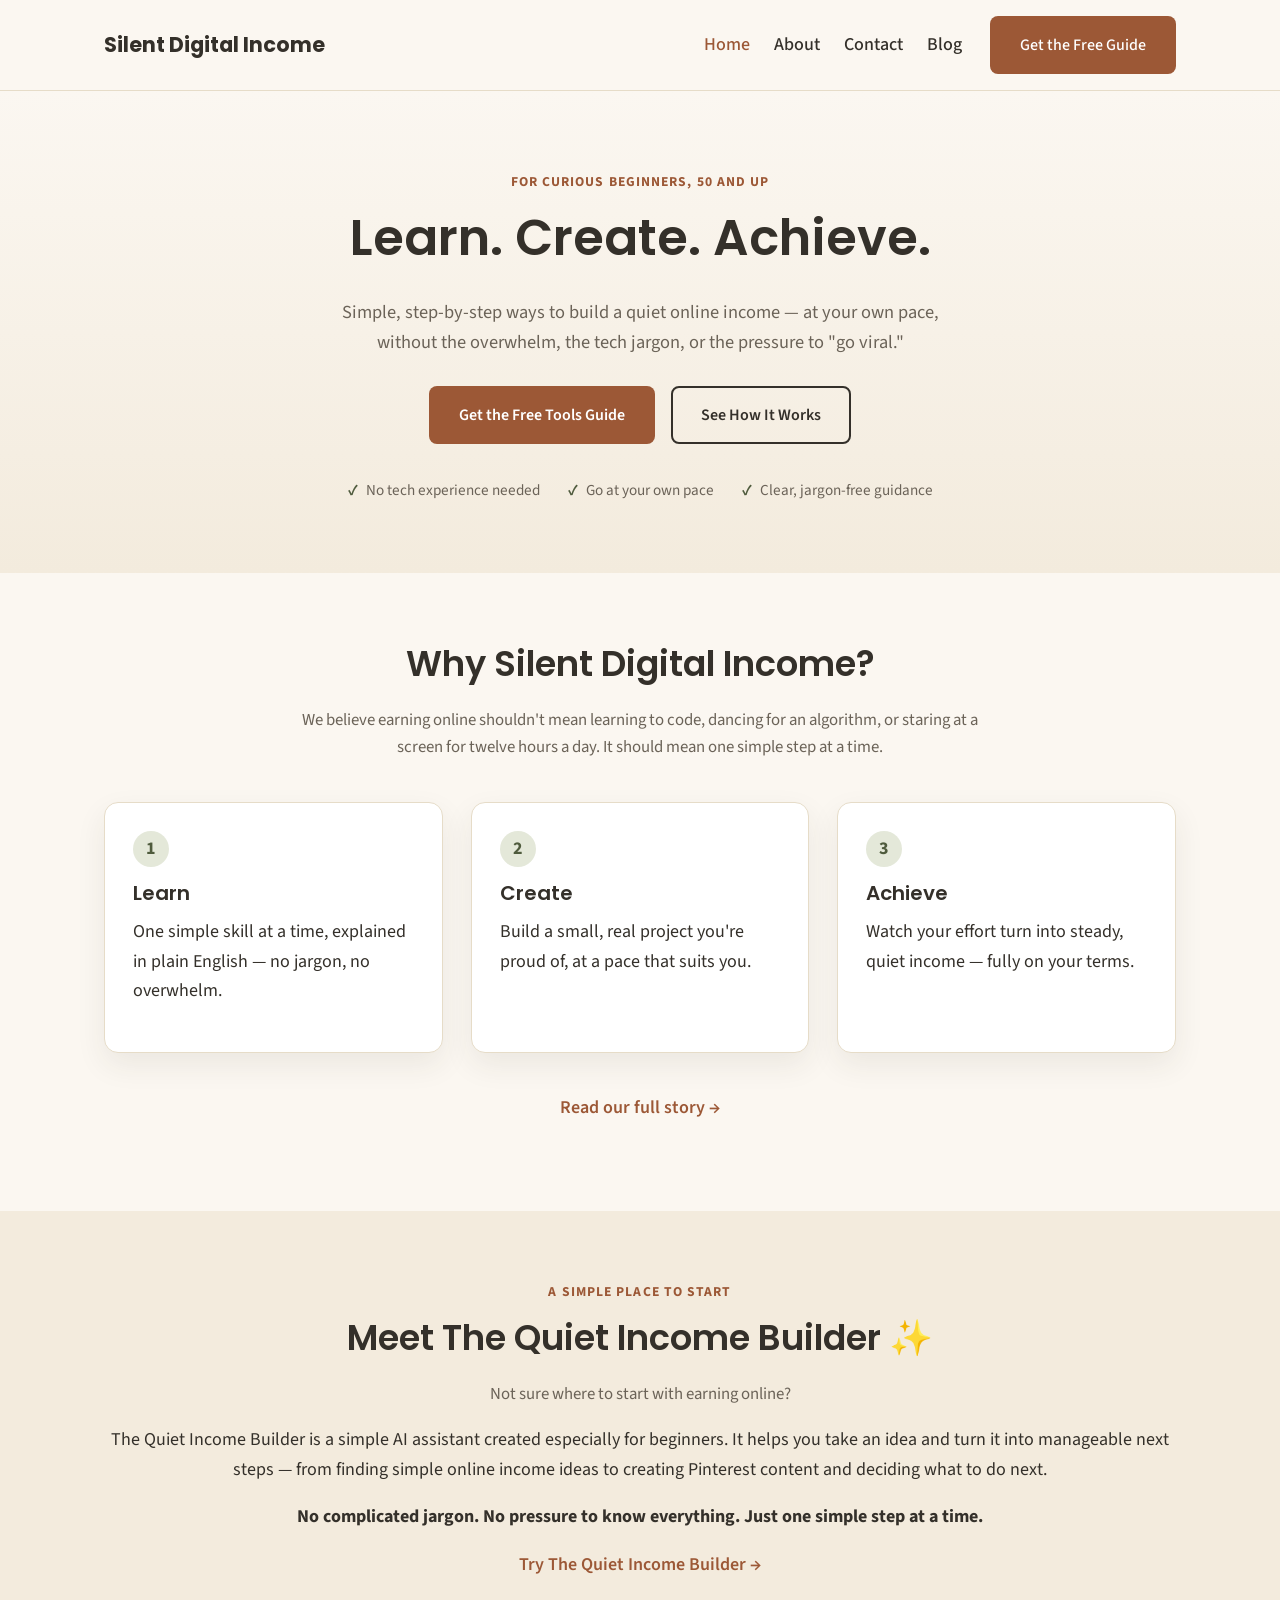
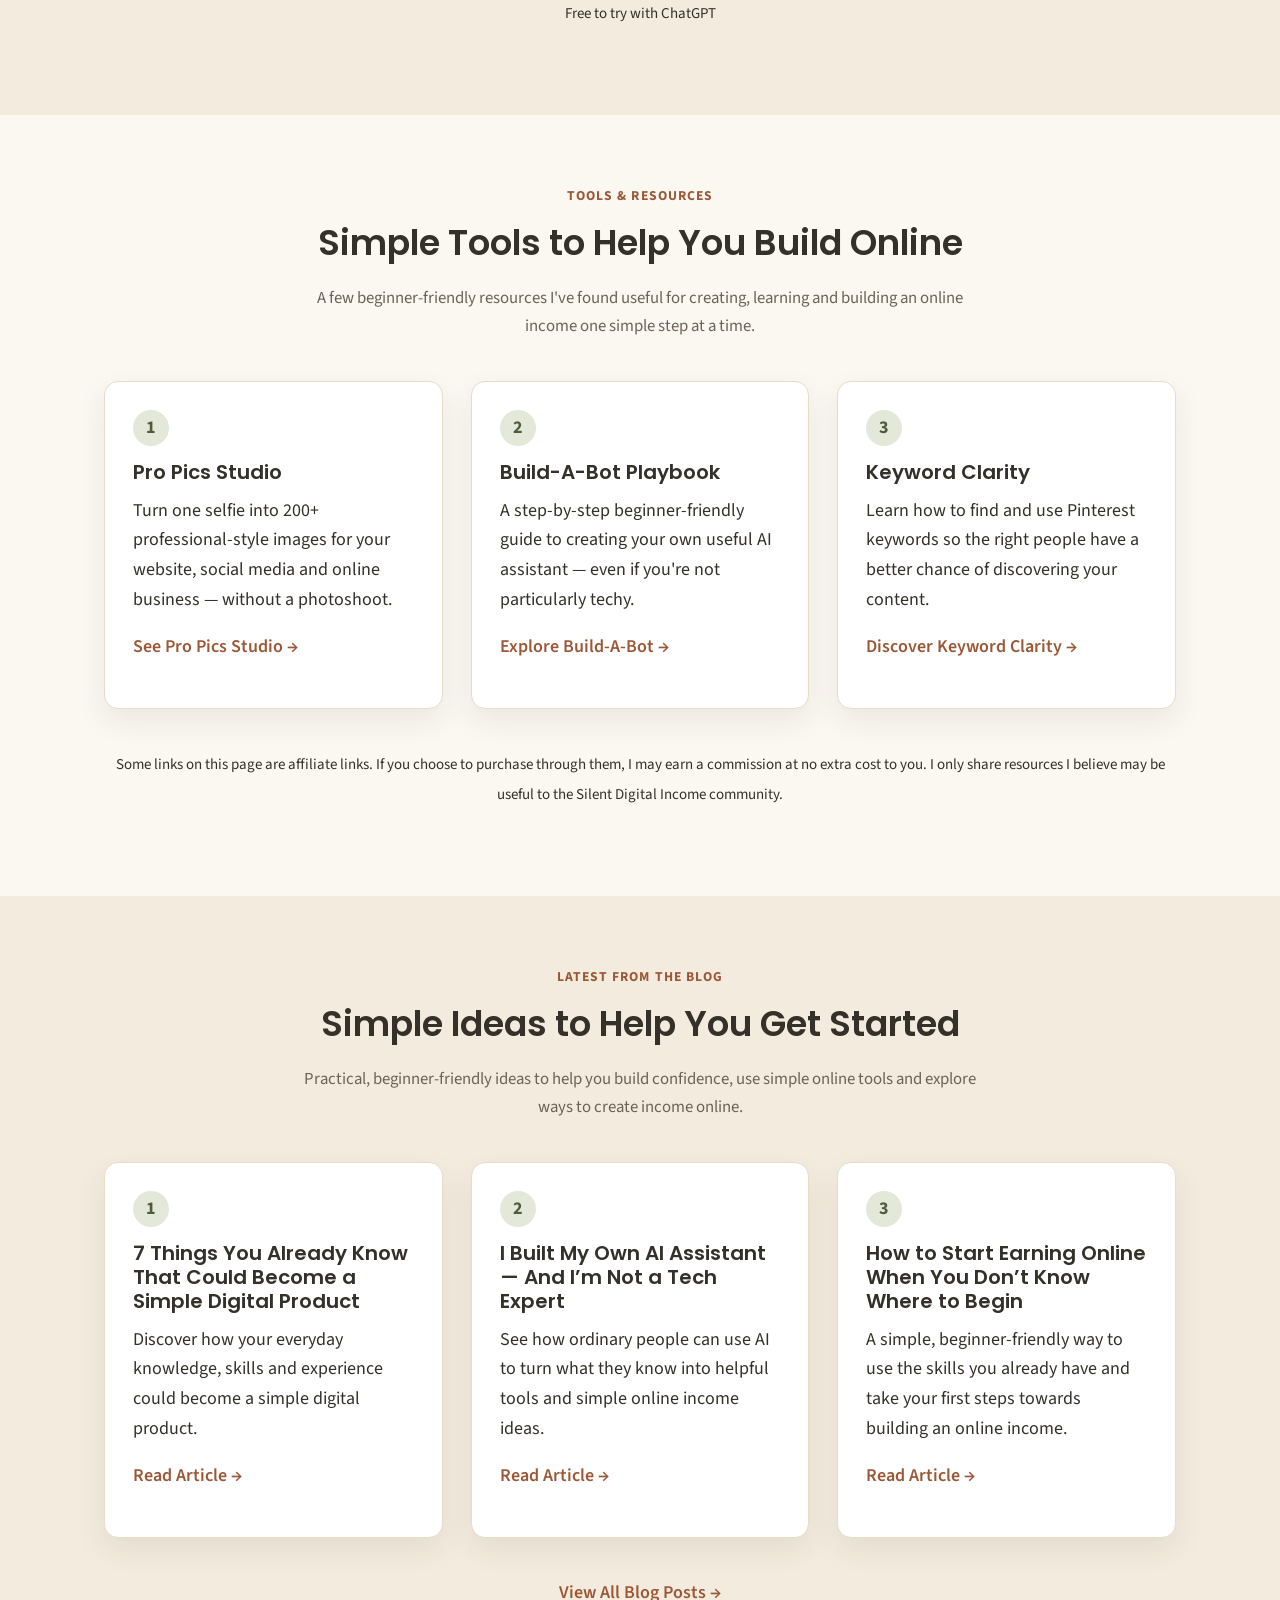
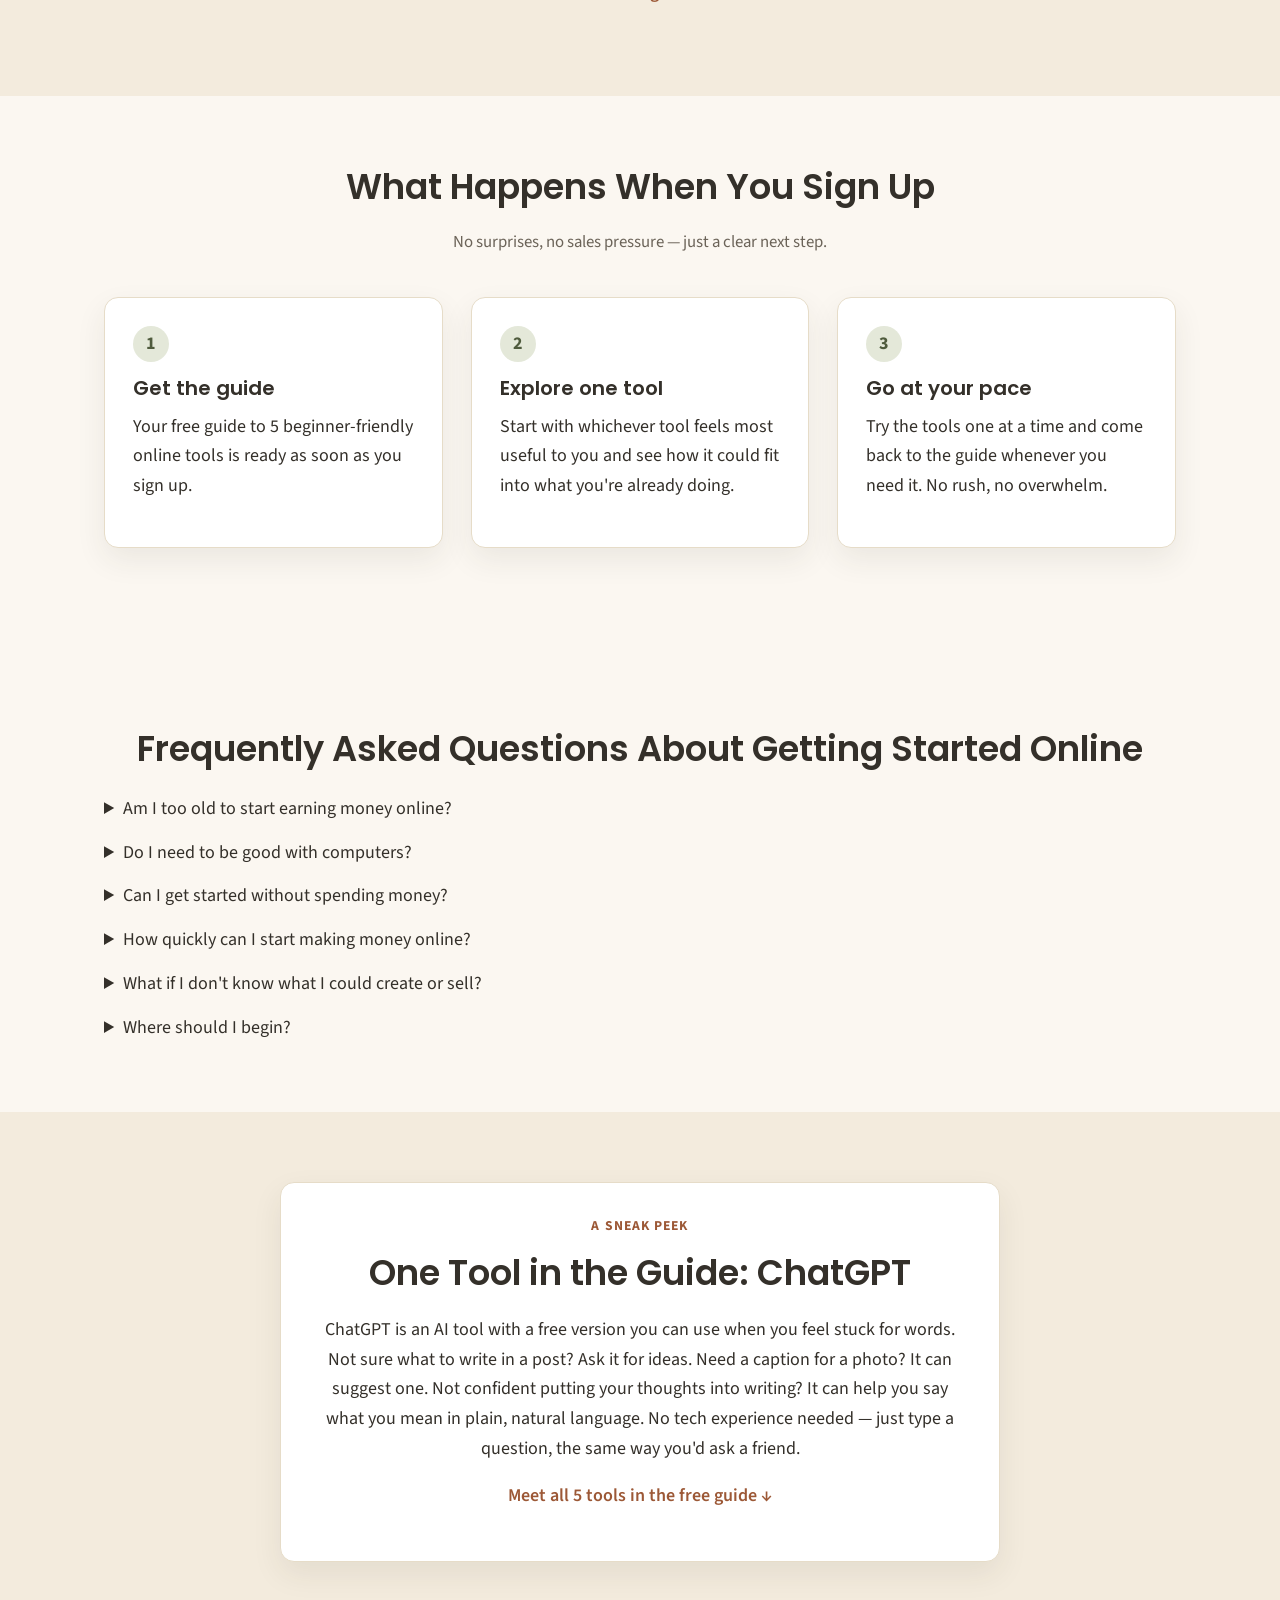
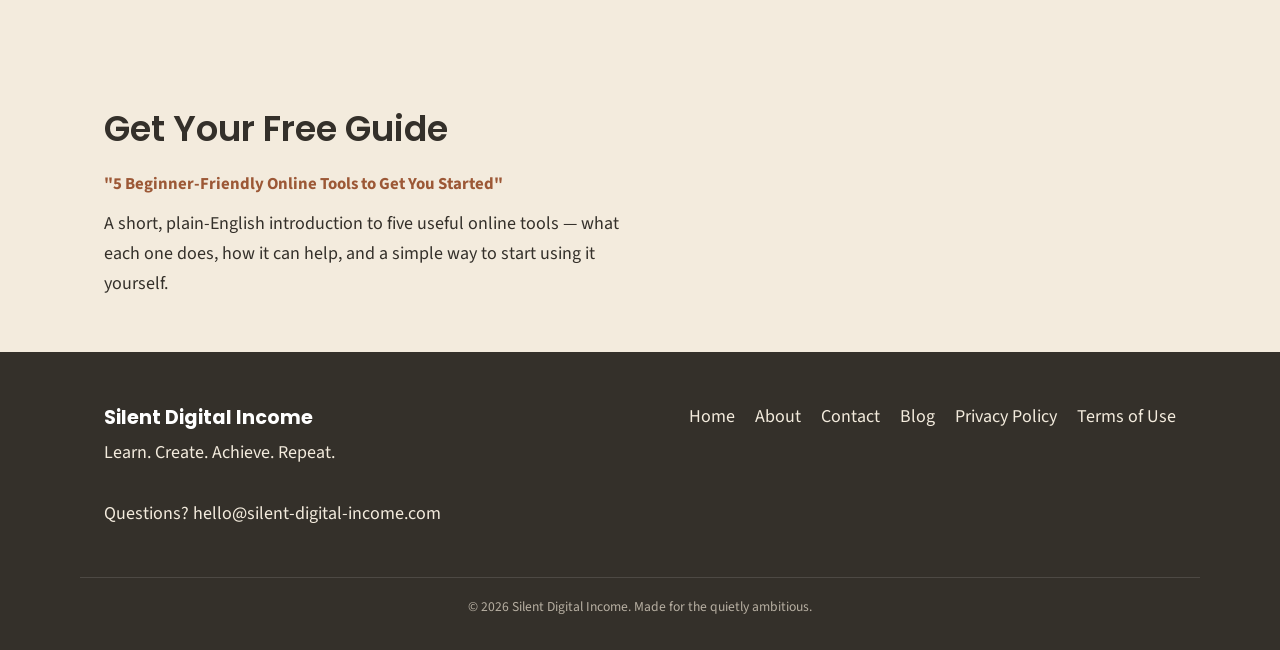
<file: index.html>
<!DOCTYPE html>
<html lang="en">
<head>
  <meta charset="UTF-8">
  <meta name="viewport" content="width=device-width, initial-scale=1.0">
  <title>Silent Digital Income | Learn. Create. Achieve.</title>
  <meta name="description" content="Simple, step-by-step ways to build an online income for beginners 50+. No tech overwhelm, no jargon, no pressure to be online 24/7.">
  <meta name="theme-color" content="#FBF7F1">
  <link rel="icon" type="image/svg+xml" href="assets/favicon.svg">
  <link rel="preconnect" href="https://fonts.googleapis.com">
  <link rel="preconnect" href="https://fonts.gstatic.com" crossorigin>
  <link href="https://fonts.googleapis.com/css2?family=Poppins:wght@600;700&family=Source+Sans+3:wght@400;600;700&display=swap" rel="stylesheet">
  <link rel="stylesheet" href="css/styles.css">

<script type="application/ld+json">
{
  "@context": "https://schema.org",
  "@graph": [
    {
      "@type": "Organization",
      "@id": "https://silent-digital-income.com/#organization",
      "name": "Silent Digital Income",
      "url": "https://silent-digital-income.com/"
    },
    {
      "@type": "WebSite",
      "@id": "https://silent-digital-income.com/#website",
      "name": "Silent Digital Income",
      "url": "https://silent-digital-income.com/",
      "description": "Simple, step-by-step guidance to help beginners aged 50 and over explore online income opportunities.",
      "publisher": {
        "@id": "https://silent-digital-income.com/#organization"
      }
    }
  ]
}
</script>

</head>
<body>
  <a class="skip-link" href="#main">Skip to main content</a>

  <header class="site-header">
    <div class="container header-inner">
      <a href="index.html" class="logo">Silent Digital Income</a>
      <button class="nav-toggle" id="navToggle" aria-expanded="false" aria-controls="primaryNav">
        <span class="sr-only">Menu</span>
        <span class="nav-toggle-bar"></span>
        <span class="nav-toggle-bar"></span>
        <span class="nav-toggle-bar"></span>
      </button>
      <nav class="primary-nav" id="primaryNav">
        <ul>
          <li><a href="index.html" aria-current="page">Home</a></li>
          <li><a href="about.html">About</a></li>
          <li><a href="contact.html">Contact</a></li>
          <li><a href="https://go.silent-digital-income.com/blog">Blog</a></li>
        </ul>
        <a class="btn btn-primary nav-cta" href="#signup">Get the Free Guide</a>
      </nav>
    </div>
  </header>

  <main id="main">
    <section class="hero" id="hero">
      <div class="container hero-inner">
        <p class="eyebrow">For curious beginners, 50 and up</p>
        <h1>Learn. Create. Achieve.</h1>
        <p class="hero-subtitle">Simple, step-by-step ways to build a quiet online income — at your own pace, without the overwhelm, the tech jargon, or the pressure to "go viral."</p>
        <div class="hero-actions">
          <a href="#signup" class="btn btn-primary">Get the Free Tools Guide</a>
          <a href="#how-it-works" class="btn btn-secondary">See How It Works</a>
        </div>
        <ul class="hero-trust">
          <li>No tech experience needed</li>
          <li>Go at your own pace</li>
          <li>Clear, jargon-free guidance</li>
        </ul>
      </div>
    </section>

    <section class="section about-teaser text-center" id="story">
      <div class="container">
        <h2>Why Silent Digital Income?</h2>
        <p class="section-intro">We believe earning online shouldn't mean learning to code, dancing for an algorithm, or staring at a screen for twelve hours a day. It should mean one simple step at a time.</p>
        <div class="pillars">
          <div class="pillar">
            <span class="pillar-number">1</span>
            <h3>Learn</h3>
            <p>One simple skill at a time, explained in plain English — no jargon, no overwhelm.</p>
          </div>
          <div class="pillar">
            <span class="pillar-number">2</span>
            <h3>Create</h3>
            <p>Build a small, real project you're proud of, at a pace that suits you.</p>
          </div>
          <div class="pillar">
            <span class="pillar-number">3</span>
            <h3>Achieve</h3>
            <p>Watch your effort turn into steady, quiet income — fully on your terms.</p>
          </div>
        </div>
        <p class="section-cta"><a href="about.html">Read our full story &rarr;</a></p>
      </div>
    </section>

<section class="section bg-soft" id="quiet-income-builder">
  <div class="container">
    <div class="text-center">
      <p class="eyebrow">A Simple Place to Start</p>
      <h2>Meet The Quiet Income Builder ✨</h2>
      <p class="section-intro">
        Not sure where to start with earning online?
      </p>
      <p>
        The Quiet Income Builder is a simple AI assistant created especially for beginners.
        It helps you take an idea and turn it into manageable next steps — from finding
        simple online income ideas to creating Pinterest content and deciding what to do next.
      </p>
      <p>
        <strong>No complicated jargon. No pressure to know everything. Just one simple step at a time.</strong>
      </p>
      <p class="section-cta">
        <a href="https://chatgpt.com/g/g-69c8449a840c819183344edd99641327-the-quiet-income-builder"
           target="_blank"
           rel="noopener noreferrer">
          Try The Quiet Income Builder &rarr;
        </a>
      </p>
      <p><small>Free to try with ChatGPT</small></p>
    </div>
  </div>
</section>

<section class="section" id="tools-resources">
  <div class="container">
    <div class="text-center">
      <p class="eyebrow">Tools &amp; Resources</p>
      <h2>Simple Tools to Help You Build Online</h2>
      <p class="section-intro">
        A few beginner-friendly resources I've found useful for creating,
        learning and building an online income one simple step at a time.
      </p>
    </div>

    <div class="pillars">

      <div class="pillar">
        <span class="pillar-number">1</span>
        <h3>Pro Pics Studio</h3>
        <p>
          Turn one selfie into 200+ professional-style images for your
          website, social media and online business — without a photoshoot.
        </p>
        <p class="section-cta">
          <a href="https://introvertapproved.thrivecart.com/pro-pics-studio/?affiliate=karenspence"
             target="_blank"
             rel="noopener sponsored">
            See Pro Pics Studio &rarr;
          </a>
        </p>
      </div>

      <div class="pillar">
        <span class="pillar-number">2</span>
        <h3>Build-A-Bot Playbook</h3>
        <p>
          A step-by-step beginner-friendly guide to creating your own
          useful AI assistant — even if you're not particularly techy.
        </p>
        <p class="section-cta">
          <a href="https://introvertapproved.thrivecart.com/build-a-bot/?affiliate=karenspence"
             target="_blank"
             rel="noopener sponsored">
            Explore Build-A-Bot &rarr;
          </a>
        </p>
      </div>

      <div class="pillar">
        <span class="pillar-number">3</span>
        <h3>Keyword Clarity</h3>
        <p>
          Learn how to find and use Pinterest keywords so the right people
          have a better chance of discovering your content.
        </p>
        <p class="section-cta">
          <a href="https://lifebydesign.thrivecart.com/keyword-clarity/?affiliate=karenspence"
             target="_blank"
             rel="noopener sponsored">
            Discover Keyword Clarity &rarr;
          </a>
        </p>
      </div>

    </div>

    <div class="text-center">
      <p>
        <small>
          Some links on this page are affiliate links. If you choose to
          purchase through them, I may earn a commission at no extra cost
          to you. I only share resources I believe may be useful to the
          Silent Digital Income community.
        </small>
      </p>
    </div>
  </div>
</section>
    
    <section class="section bg-soft" id="latest-blog">
  <div class="container">
    <div class="text-center">
      <p class="eyebrow">Latest From the Blog</p>
      <h2>Simple Ideas to Help You Get Started</h2>
      <p class="section-intro">
        Practical, beginner-friendly ideas to help you build confidence, use simple online tools and explore ways to create income online.
      </p>
    </div>

    <div class="pillars">
      <div class="pillar">
        <span class="pillar-number">1</span>
        <h3>7 Things You Already Know That Could Become a Simple Digital Product</h3>
        <p>
          Discover how your everyday knowledge, skills and experience could become a simple digital product.
        </p>
        <p class="section-cta">
          <a href="https://go.silent-digital-income.com/post/digital-product-ideas-from-what-you-know">Read Article &rarr;</a>
        </p>
      </div>

      <div class="pillar">
        <span class="pillar-number">2</span>
        <h3>I Built My Own AI Assistant &mdash; And I&rsquo;m Not a Tech Expert</h3>
        <p>
          See how ordinary people can use AI to turn what they know into helpful tools and simple online income ideas.
        </p>
        <p class="section-cta">
          <a href="https://go.silent-digital-income.com/post/build-ai-tools-online-income-beginners">Read Article &rarr;</a>
        </p>
      </div>

    <div class="pillar">
  <span class="pillar-number">3</span>
  <h3>How to Start Earning Online When You Don&rsquo;t Know Where to Begin</h3>
  <p>
    A simple, beginner-friendly way to use the skills you already have and take your first steps towards building an online income.
  </p>
  <p class="section-cta">
    <a href="https://go.silent-digital-income.com/post/how-to-start-earning-online-when-you-dont-know-where-to-begin">Read Article &rarr;</a>
  </p>
</div>
      </div>
    <p class="section-cta text-center">
      <a href="https://go.silent-digital-income.com/blog">View All Blog Posts &rarr;</a>
    </p>
  </div>
</section>
    <section class="section text-center" id="how-it-works">
      <div class="container">
        <h2>What Happens When You Sign Up</h2>
        <p class="section-intro">No surprises, no sales pressure — just a clear next step.</p>
        <div class="pillars">
          <div class="pillar">
            <span class="pillar-number">1</span>
            <h3>Get the guide</h3>
            <p>Your free guide to 5 beginner-friendly online tools is ready as soon as you sign up.</p>
          </div>
          <div class="pillar">
            <span class="pillar-number">2</span>
            <h3>Explore one tool</h3>
            <p>Start with whichever tool feels most useful to you and see how it could fit into what you're already doing.</p>
          </div>
          <div class="pillar">
            <span class="pillar-number">3</span>
            <h3>Go at your pace</h3>
            <p>Try the tools one at a time and come back to the guide whenever you need it. No rush, no overwhelm.</p>
          </div>
        </div>
      </div>
    </section>

    <!-- Stage 3C: Beginner FAQ -->
    <section class="section" id="beginner-faq">
      <div class="container">
        <div class="text-center">
          <h2>Frequently Asked Questions About Getting Started Online</h2>
        </div>

        <div class="faq-list">
          <details>
            <summary>Am I too old to start earning money online?</summary>
            <p>Absolutely not. You don't need to be in your twenties or have grown up with technology to learn something new. Your life experience, interests and skills can all be useful starting points. Silent Digital Income is designed especially for beginners aged 50 and over who want to explore what's possible at their own pace.</p>
          </details>

          <details>
            <summary>Do I need to be good with computers?</summary>
            <p>No. You don't need to know how to code, build websites or use complicated software. Start with one simple tool, learn what it does and practise at a pace that feels comfortable. Confidence comes with experience, not from knowing everything on day one.</p>
          </details>

          <details>
            <summary>Can I get started without spending money?</summary>
            <p>Yes. There are free tools and resources you can use to explore ideas and learn basic skills before deciding whether to spend anything. You don't need to buy expensive courses or software just to begin. Some tools have optional paid features, but there's no need to rush into them.</p>
          </details>

          <details>
            <summary>How quickly can I start making money online?</summary>
            <p>There's no guaranteed timescale. Learning a skill, creating something useful and finding people who want it can take time. Some ideas may never generate income, so it's best to approach this as a learning journey rather than a promise of quick earnings.</p>
          </details>

          <details>
            <summary>What if I don't know what I could create or sell?</summary>
            <p>That's a common place to start. Think about the things you've learned through work, hobbies or everyday life. A useful checklist, simple guide or digital resource might grow from something you already know. You can explore ideas without committing to a business straight away.</p>
          </details>

          <details>
            <summary>Where should I begin?</summary>
            <p>Start small. Our free guide introduces five beginner-friendly online tools, with plain-English explanations to help you explore one at a time. You can also read our beginner articles and discover ideas that suit your interests and confidence level.</p>
          </details>
        </div>
      </div>
    </section>
    <!-- End Stage 3C FAQ -->


    <section class="section bg-soft" id="idea-preview">
      <div class="container">
        <div class="idea-card">
          <p class="eyebrow">A Sneak Peek</p>
          <h2>One Tool in the Guide: ChatGPT</h2>
          <p>ChatGPT is an AI tool with a free version you can use when you feel stuck for words. Not sure what to write in a post? Ask it for ideas. Need a caption for a photo? It can suggest one. Not confident putting your thoughts into writing? It can help you say what you mean in plain, natural language. No tech experience needed — just type a question, the same way you'd ask a friend.</p>
          <p class="section-cta"><a href="#signup">Meet all 5 tools in the free guide &darr;</a></p>
        </div>
      </div>
    </section>

    <section class="section signup-section" id="signup">
      <div class="container signup-inner">
        <div class="signup-copy">
          <h2>Get Your Free Guide</h2>
          <p class="signup-subhead">"5 Beginner-Friendly Online Tools to Get You Started"</p>
          <p>A short, plain-English introduction to five useful online tools — what each one does, how it can help, and a simple way to start using it yourself.</p>
        </div>
        <div class="signup-form-embed">
          <iframe
              src="https://api.leadconnectorhq.com/widget/form/SDHvS4PBsEBFGrGhrzK3"
              style="width:100%;height:100%;border:none;border-radius:8px"
              id="inline-SDHvS4PBsEBFGrGhrzK3"
              data-layout="{'id':'INLINE'}"
              data-trigger-type="alwaysShow"
              data-trigger-value=""
              data-activation-type="alwaysActivated"
              data-activation-value=""
              data-deactivation-type="neverDeactivate"
              data-deactivation-value=""
              data-form-name="SDI - Free Guide Signup"
              data-height="433"
              data-layout-iframe-id="inline-SDHvS4PBsEBFGrGhrzK3"
              data-form-id="SDHvS4PBsEBFGrGhrzK3"
              title="SDI - Free Guide Signup"
          >
          </iframe>
          <script src="https://link.msgsndr.com/js/form_embed.js"></script>
        </div>
      </div>
    </section>
  </main>

  <footer class="site-footer">
    <div class="container footer-inner">
      <div class="footer-brand">
        <p class="footer-logo">Silent Digital Income</p>
        <p class="footer-tagline">Learn. Create. Achieve. Repeat.</p>
      </div>
      <nav class="footer-nav" aria-label="Footer">
        <a href="index.html">Home</a>
        <a href="about.html">About</a>
        <a href="contact.html">Contact</a>
        <a href="https://go.silent-digital-income.com/blog">Blog</a>
        <a href="privacy.html">Privacy Policy</a>
        <a href="terms.html">Terms of Use</a>
      </nav>
      <div class="footer-contact">
        <p>Questions? <a href="mailto:hello@silent-digital-income.com">hello@silent-digital-income.com</a></p>
      </div>
    </div>
    <div class="container footer-bottom">
      <p>&copy; <span id="year"></span> Silent Digital Income. Made for the quietly ambitious.</p>
    </div>
  </footer>

  <script src="js/main.js"></script>
</body>
</html>
</file>
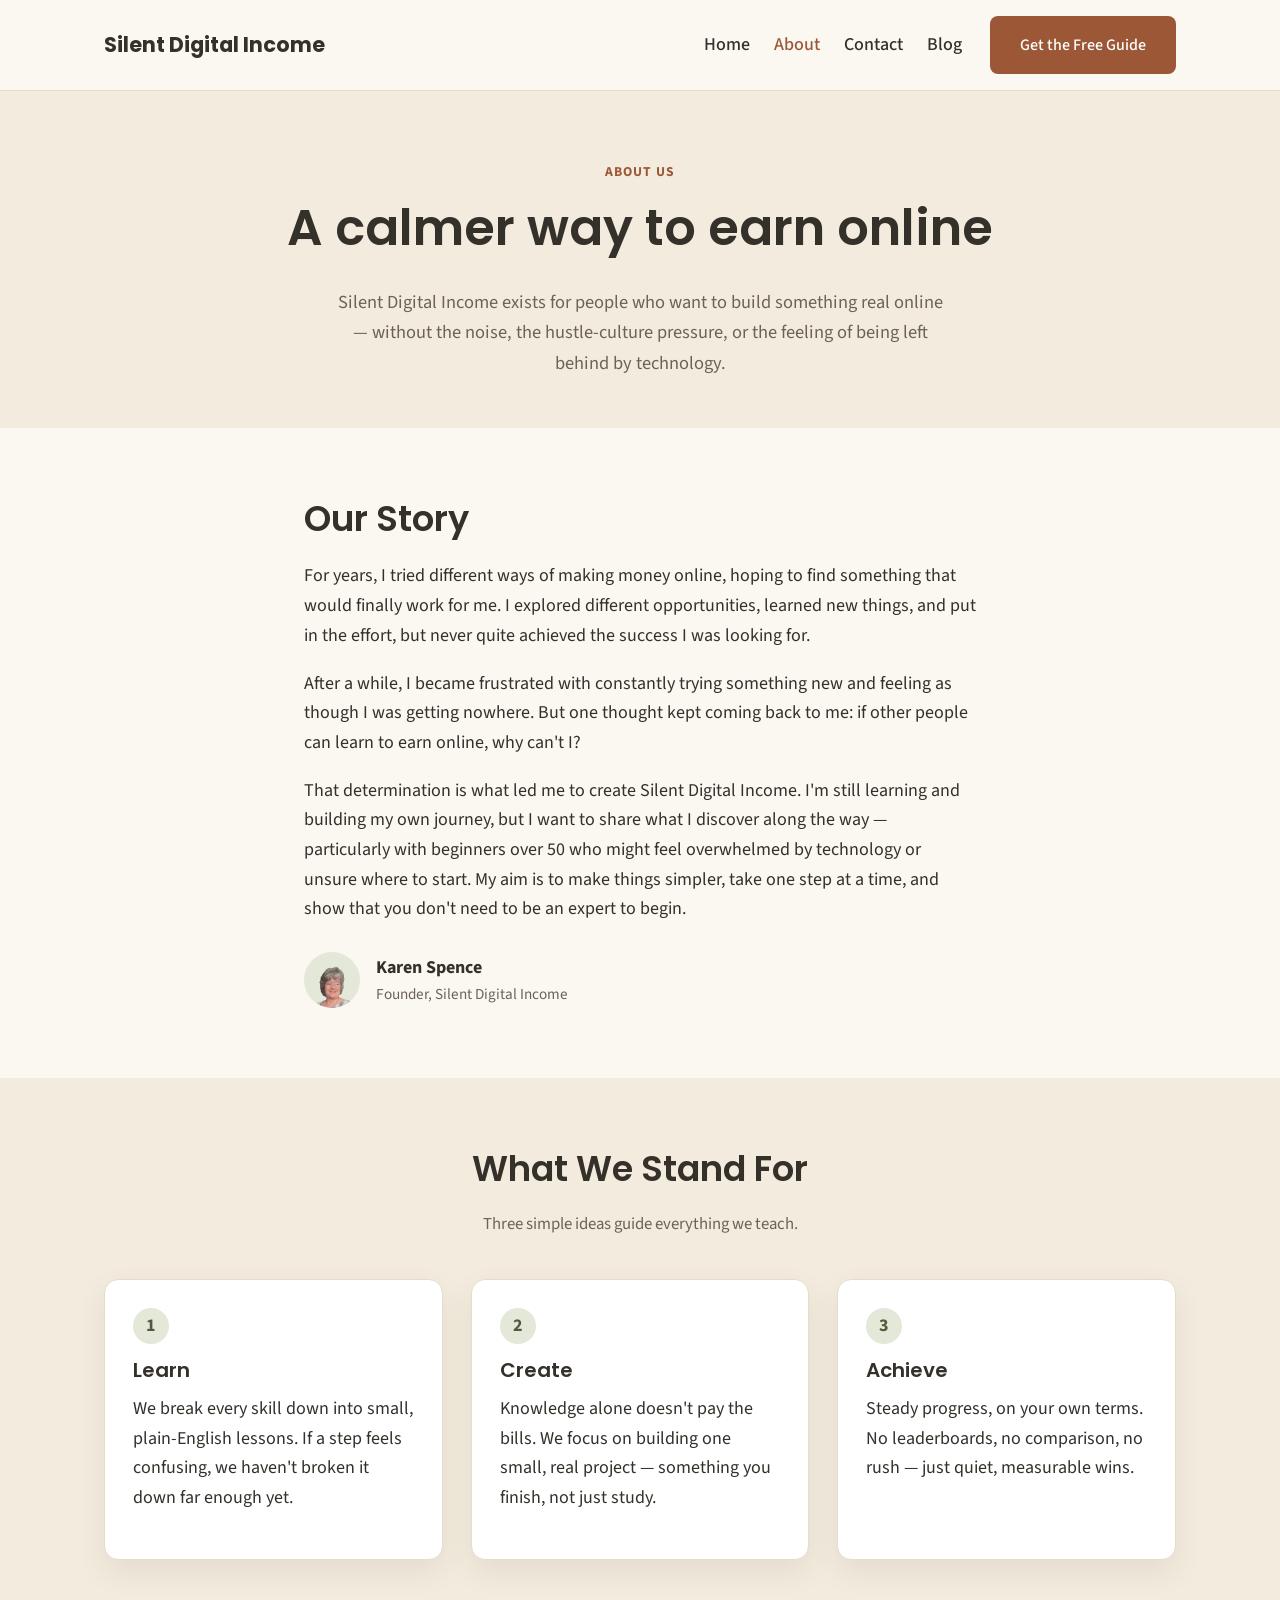
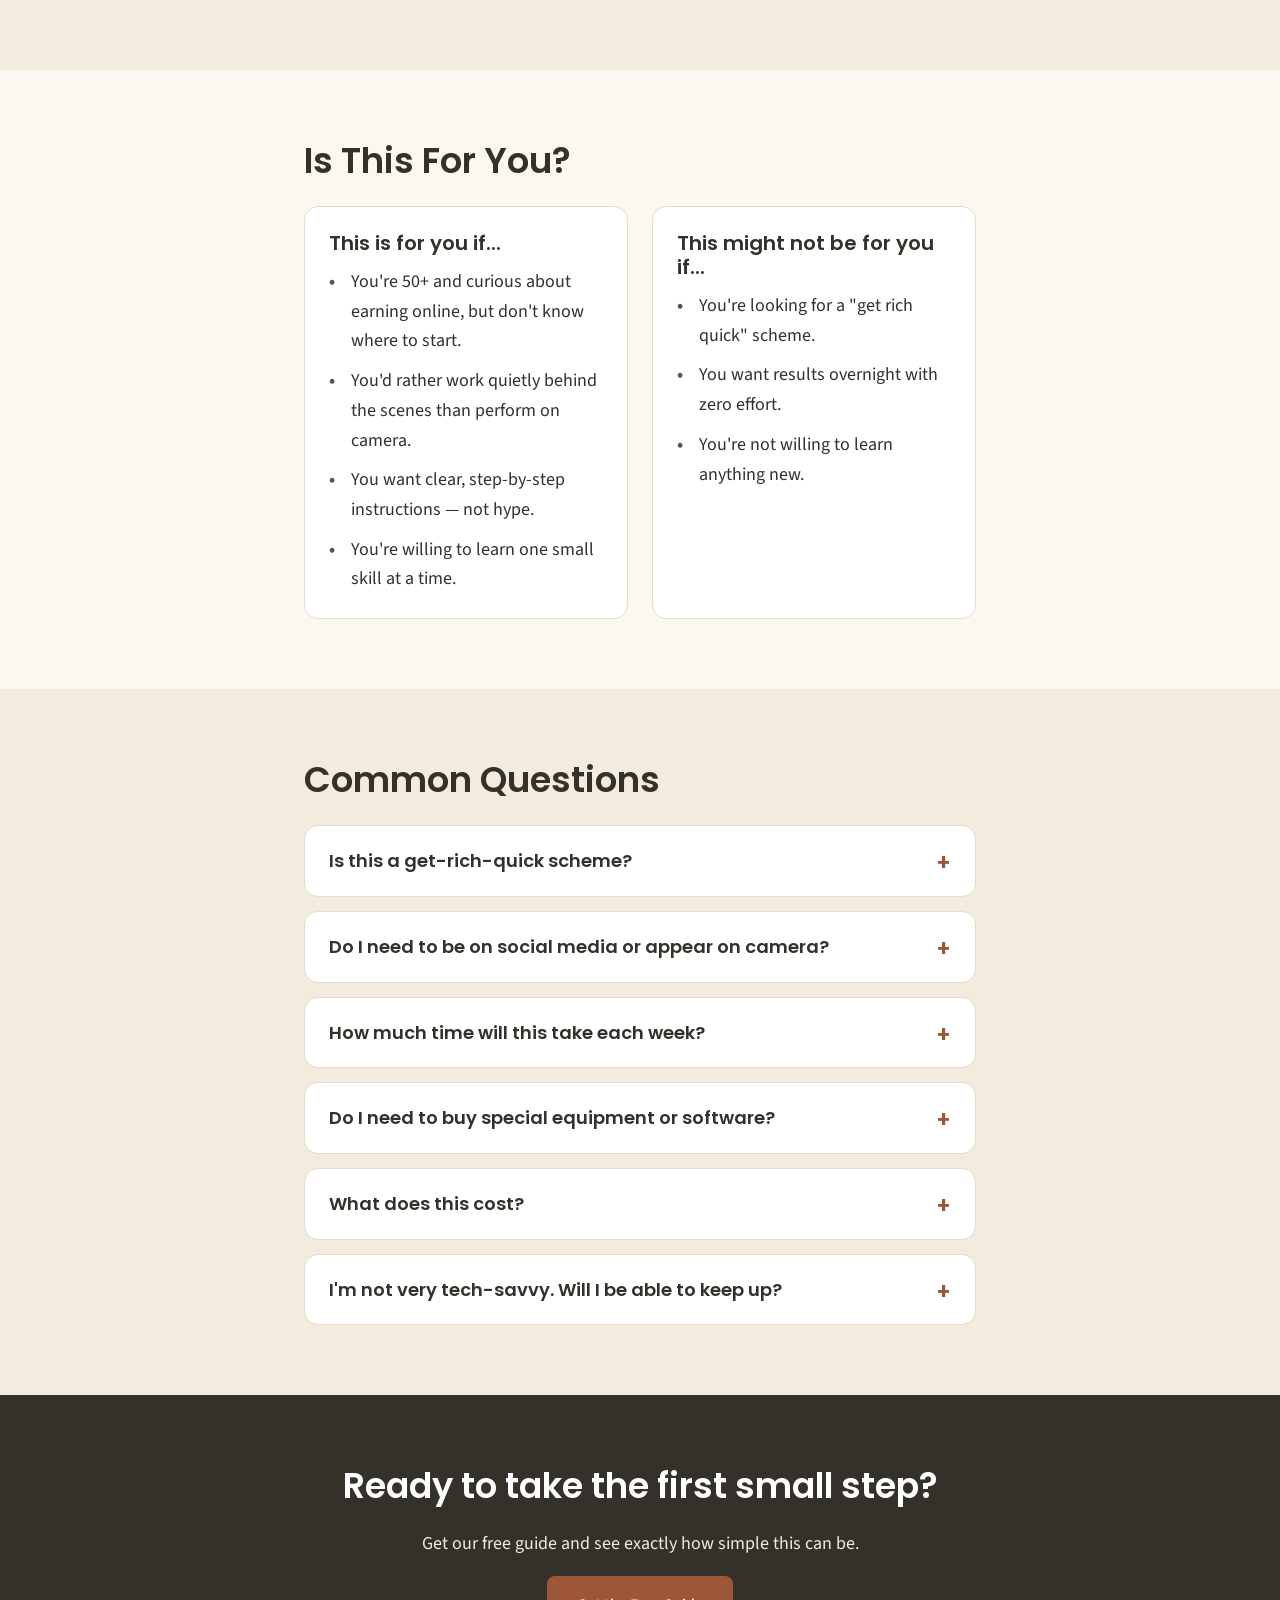
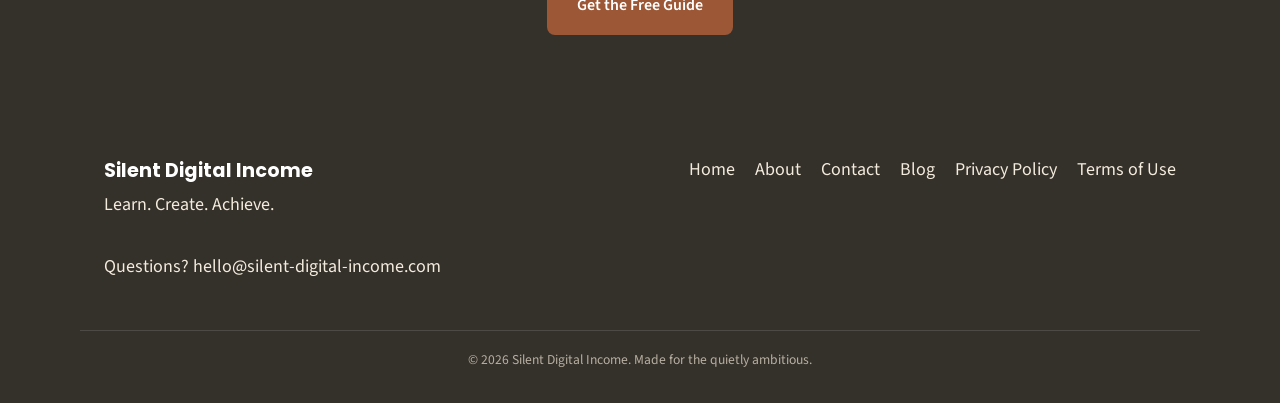
<file: about.html>
<!DOCTYPE html>
<html lang="en">
<head>
  <meta charset="UTF-8">
  <meta name="viewport" content="width=device-width, initial-scale=1.0">
  <title>About | Silent Digital Income</title>
  <meta name="description" content="Silent Digital Income helps beginners 50+ learn simple, realistic ways to earn online — without overwhelm, hype, or pressure to perform on social media.">
  <meta name="theme-color" content="#FBF7F1">
  <link rel="icon" type="image/svg+xml" href="assets/favicon.svg">
  <link rel="preconnect" href="https://fonts.googleapis.com">
  <link rel="preconnect" href="https://fonts.gstatic.com" crossorigin>
  <link href="https://fonts.googleapis.com/css2?family=Poppins:wght@600;700&family=Source+Sans+3:wght@400;600;700&display=swap" rel="stylesheet">
  <link rel="stylesheet" href="css/styles.css">


<script type="application/ld+json">
{
  "@context": "https://schema.org",
  "@graph": [
    {
      "@type": "AboutPage",
      "@id": "https://silent-digital-income.com/about.html#webpage",
      "url": "https://silent-digital-income.com/about.html",
      "name": "About | Silent Digital Income",
      "description": "Learn about Silent Digital Income, its founder Karen Spence, and its beginner-friendly approach to learning how to earn online.",
      "isPartOf": {
        "@id": "https://silent-digital-income.com/#website"
      },
      "about": {
        "@id": "https://silent-digital-income.com/#organization"
      }
    },
    {
      "@type": "Person",
      "@id": "https://silent-digital-income.com/about.html#founder",
      "name": "Karen Spence",
      "jobTitle": "Founder",
      "worksFor": {
       "@type": "Organization",
  "@id": "https://silent-digital-income.com/#organization"
      }
    }
  ]
}
</script>

</head>
<body>
  <a class="skip-link" href="#main">Skip to main content</a>

  <header class="site-header">
    <div class="container header-inner">
      <a href="index.html" class="logo">Silent Digital Income</a>
      <button class="nav-toggle" id="navToggle" aria-expanded="false" aria-controls="primaryNav">
        <span class="sr-only">Menu</span>
        <span class="nav-toggle-bar"></span>
        <span class="nav-toggle-bar"></span>
        <span class="nav-toggle-bar"></span>
      </button>
      <nav class="primary-nav" id="primaryNav">
        <ul>
          <li><a href="index.html">Home</a></li>
          <li><a href="about.html" aria-current="page">About</a></li>
          <li><a href="contact.html">Contact</a></li>
          <li><a href="https://go.silent-digital-income.com/blog">Blog</a></li>
        </ul>
        <a class="btn btn-primary nav-cta" href="index.html#signup">Get the Free Guide</a>
      </nav>
    </div>
  </header>

  <main id="main">
    <section class="page-hero">
      <div class="container">
        <p class="eyebrow">About Us</p>
        <h1>A calmer way to earn online</h1>
        <p class="hero-subtitle">Silent Digital Income exists for people who want to build something real online — without the noise, the hustle-culture pressure, or the feeling of being left behind by technology.</p>
      </div>
    </section>

    <section class="section">
      <div class="container narrow">
        <h2>Our Story</h2>
       
<p>For years, I tried different ways of making money online, hoping to find something that would finally work for me. I explored different opportunities, learned new things, and put in the effort, but never quite achieved the success I was looking for.</p>
<p>After a while, I became frustrated with constantly trying something new and feeling as though I was getting nowhere. But one thought kept coming back to me: if other people can learn to earn online, why can't I?</p>
<p>That determination is what led me to create Silent Digital Income. I'm still learning and building my own journey, but I want to share what I discover along the way — particularly with beginners over 50 who might feel overwhelmed by technology or unsure where to start. My aim is to make things simpler, take one step at a time, and show that you don't need to be an expert to begin.</p>
  
   
        <div class="founder-signature">
         
<div class="founder-avatar">
  <img src="assets/Karen No Background Jul 23.png" alt="Karen Spence, founder of Silent Digital Income" style="width:100%; height:100%; object-fit:cover; border-radius:50%;">
</div>

          <div>
            <p class="founder-name">Karen Spence</p>
            <p class="founder-role">Founder, Silent Digital Income</p>
          </div>
        </div>
      </div>
    </section>

    <section class="section bg-soft text-center">
      <div class="container">
        <h2>What We Stand For</h2>
        <p class="section-intro">Three simple ideas guide everything we teach.</p>
        <div class="pillars">
          <div class="pillar">
            <span class="pillar-number">1</span>
            <h3>Learn</h3>
            <p>We break every skill down into small, plain-English lessons. If a step feels confusing, we haven't broken it down far enough yet.</p>
          </div>
          <div class="pillar">
            <span class="pillar-number">2</span>
            <h3>Create</h3>
            <p>Knowledge alone doesn't pay the bills. We focus on building one small, real project — something you finish, not just study.</p>
          </div>
          <div class="pillar">
            <span class="pillar-number">3</span>
            <h3>Achieve</h3>
            <p>Steady progress, on your own terms. No leaderboards, no comparison, no rush — just quiet, measurable wins.</p>
          </div>
        </div>
      </div>
    </section>

    <section class="section">
      <div class="container narrow">
        <h2>Is This For You?</h2>
        <div class="fit-grid">
          <div class="fit-card">
            <h3>This is for you if...</h3>
            <ul>
              <li>You're 50+ and curious about earning online, but don't know where to start.</li>
              <li>You'd rather work quietly behind the scenes than perform on camera.</li>
              <li>You want clear, step-by-step instructions — not hype.</li>
              <li>You're willing to learn one small skill at a time.</li>
            </ul>
          </div>
          <div class="fit-card">
            <h3>This might not be for you if...</h3>
            <ul>
              <li>You're looking for a "get rich quick" scheme.</li>
              <li>You want results overnight with zero effort.</li>
              <li>You're not willing to learn anything new.</li>
            </ul>
          </div>
        </div>
      </div>
    </section>

    <section class="section bg-soft">
      <div class="container narrow">
        <h2>Common Questions</h2>
        <div class="faq-list">
          <details class="faq-item">
            <summary>Is this a get-rich-quick scheme?</summary>
            <p>No. There's no recruiting, no "buy in," and no guaranteed income claims — because nobody can honestly promise those. We teach realistic skills that take time and effort, the same as any new skill worth having.</p>
          </details>
          <details class="faq-item">
            <summary>Do I need to be on social media or appear on camera?</summary>
            <p>No. Every idea we teach can be done without a public profile, a following, or showing your face. Plenty of online income doesn't require any of that.</p>
          </details>
          <details class="faq-item">
            <summary>How much time will this take each week?</summary>
            <p>As much or as little as you have. We focus on small steps you can fit around your life, not a rigid schedule you have to keep up with.</p>
          </details>
          <details class="faq-item">
            <summary>Do I need to buy special equipment or software?</summary>
            <p>No. Everything we teach starts with what you likely already have: a computer or tablet and an internet connection.</p>
          </details>
          <details class="faq-item">
            <summary>What does this cost?</summary>
            <p>The starter guide is completely free. If we ever offer something paid down the road, we'll always say so clearly, upfront — never a surprise charge.</p>
          </details>
          <details class="faq-item">
            <summary>I'm not very tech-savvy. Will I be able to keep up?</summary>
            <p>Yes. Everything is explained in plain English, one small step at a time, with no assumed experience. If a step feels confusing, that's on us to fix, not on you.</p>
          </details>
        </div>
      </div>
    </section>

    <section class="section cta-banner">
      <div class="container">
        <h2>Ready to take the first small step?</h2>
        <p>Get our free guide and see exactly how simple this can be.</p>
        <a href="index.html#signup" class="btn btn-primary">Get the Free Guide</a>
      </div>
    </section>
  </main>

  <footer class="site-footer">
    <div class="container footer-inner">
      <div class="footer-brand">
        <p class="footer-logo">Silent Digital Income</p>
        <p class="footer-tagline">Learn. Create. Achieve.</p>
      </div>
      <nav class="footer-nav" aria-label="Footer">
        <a href="index.html">Home</a>
        <a href="about.html">About</a>
        <a href="contact.html">Contact</a>
        <a href="https://go.silent-digital-income.com/blog">Blog</a>
        <a href="privacy.html">Privacy Policy</a>
        <a href="terms.html">Terms of Use</a>
      </nav>
      <div class="footer-contact">
        <p>Questions? <a href="mailto:hello@silent-digital-income.com">hello@silent-digital-income.com</a></p>
      </div>
    </div>
    <div class="container footer-bottom">
      <p>&copy; <span id="year"></span> Silent Digital Income. Made for the quietly ambitious.</p>
    </div>
  </footer>

  <script src="js/main.js"></script>
</body>
</html>
</file>
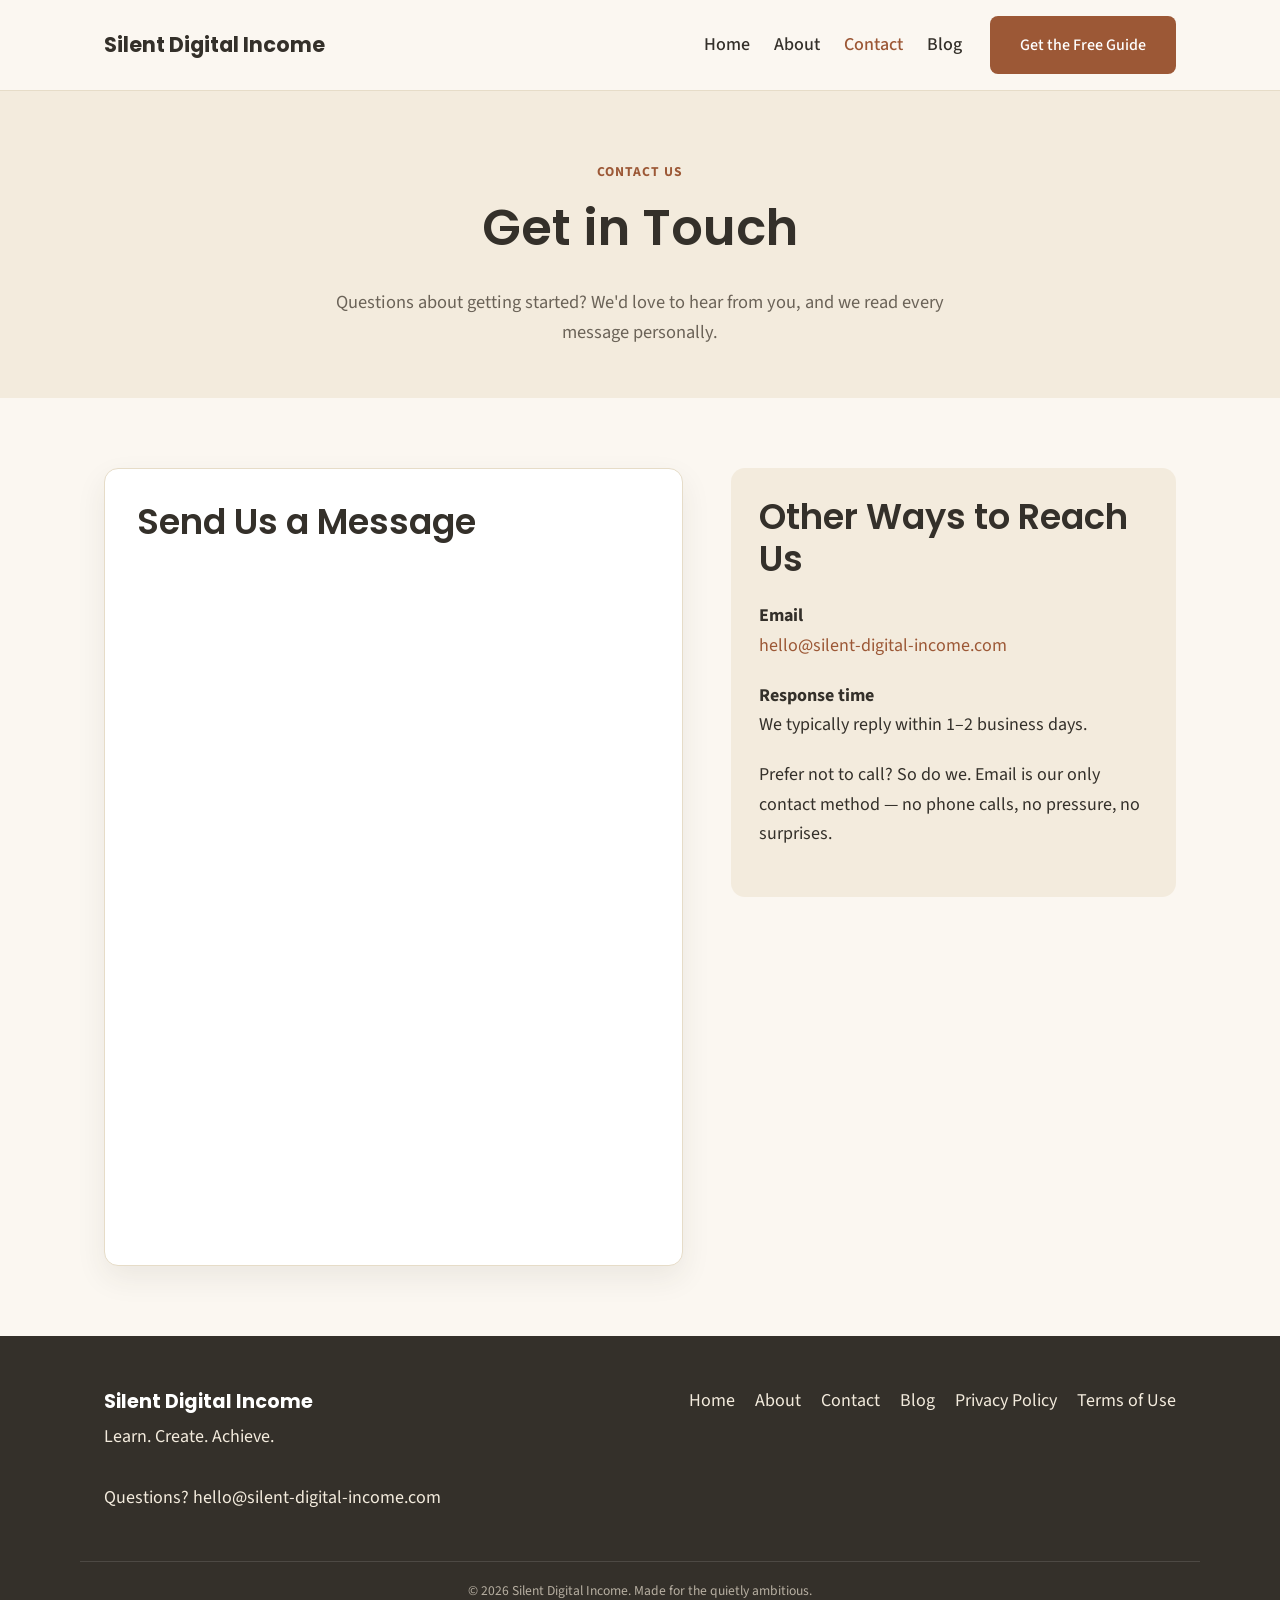
<file: contact.html>
<!DOCTYPE html>
<html lang="en">
<head>
  <meta charset="UTF-8">
  <meta name="viewport" content="width=device-width, initial-scale=1.0">
  <title>Contact | Silent Digital Income</title>
  <meta name="description" content="Have a question about getting started with Silent Digital Income? Send us a message — we read every one personally and reply within 1-2 business days.">
  <meta name="theme-color" content="#FBF7F1">
  <link rel="icon" type="image/svg+xml" href="assets/favicon.svg">
  <link rel="preconnect" href="https://fonts.googleapis.com">
  <link rel="preconnect" href="https://fonts.gstatic.com" crossorigin>
  <link href="https://fonts.googleapis.com/css2?family=Poppins:wght@600;700&family=Source+Sans+3:wght@400;600;700&display=swap" rel="stylesheet">
  <link rel="stylesheet" href="css/styles.css">
</head>
<body>
  <a class="skip-link" href="#main">Skip to main content</a>

  <header class="site-header">
    <div class="container header-inner">
      <a href="index.html" class="logo">Silent Digital Income</a>
      <button class="nav-toggle" id="navToggle" aria-expanded="false" aria-controls="primaryNav">
        <span class="sr-only">Menu</span>
        <span class="nav-toggle-bar"></span>
        <span class="nav-toggle-bar"></span>
        <span class="nav-toggle-bar"></span>
      </button>
      <nav class="primary-nav" id="primaryNav">
        <ul>
          <li><a href="index.html">Home</a></li>
          <li><a href="about.html">About</a></li>
          <li><a href="contact.html" aria-current="page">Contact</a></li>
          <li><a href="https://go.silent-digital-income.com/blog">Blog</a></li>
        </ul>
        <a class="btn btn-primary nav-cta" href="index.html#signup">Get the Free Guide</a>
      </nav>
    </div>
  </header>

  <main id="main">
    <section class="page-hero">
      <div class="container">
        <p class="eyebrow">Contact Us</p>
        <h1>Get in Touch</h1>
        <p class="hero-subtitle">Questions about getting started? We'd love to hear from you, and we read every message personally.</p>
      </div>
    </section>

    <section class="section contact-section">
      <div class="container contact-inner">
        <div class="contact-form">
          <h2>Send Us a Message</h2>
          <div class="contact-form-embed">
            <iframe
                src="https://api.leadconnectorhq.com/widget/form/6jB71xT2ligdywhsU6Bx"
                style="width:100%;height:100%;border:none;border-radius:8px"
                id="inline-6jB71xT2ligdywhsU6Bx"
                data-layout="{'id':'INLINE'}"
                data-trigger-type="alwaysShow"
                data-trigger-value=""
                data-activation-type="alwaysActivated"
                data-activation-value=""
                data-deactivation-type="neverDeactivate"
                data-deactivation-value=""
                data-form-name="SDI - Contact Form"
                data-height="669"
                data-layout-iframe-id="inline-6jB71xT2ligdywhsU6Bx"
                data-form-id="6jB71xT2ligdywhsU6Bx"
                title="SDI - Contact Form"
            >
            </iframe>
            <script src="https://link.msgsndr.com/js/form_embed.js"></script>
          </div>
        </div>

        <aside class="contact-info">
          <h2>Other Ways to Reach Us</h2>
          <p><strong>Email</strong><br><a href="mailto:hello@silent-digital-income.com">hello@silent-digital-income.com</a></p>
          <p><strong>Response time</strong><br>We typically reply within 1&ndash;2 business days.</p>
          <p>Prefer not to call? So do we. Email is our only contact method — no phone calls, no pressure, no surprises.</p>
        </aside>
      </div>
    </section>
  </main>

  <footer class="site-footer">
    <div class="container footer-inner">
      <div class="footer-brand">
        <p class="footer-logo">Silent Digital Income</p>
        <p class="footer-tagline">Learn. Create. Achieve.</p>
      </div>
      <nav class="footer-nav" aria-label="Footer">
        <a href="index.html">Home</a>
        <a href="about.html">About</a>
        <a href="contact.html">Contact</a>
        <a href="https://go.silent-digital-income.com/blog">Blog</a>
        <a href="privacy.html">Privacy Policy</a>
        <a href="terms.html">Terms of Use</a>
      </nav>
      <div class="footer-contact">
        <p>Questions? <a href="mailto:hello@silent-digital-income.com">hello@silent-digital-income.com</a></p>
      </div>
    </div>
    <div class="container footer-bottom">
      <p>&copy; <span id="year"></span> Silent Digital Income. Made for the quietly ambitious.</p>
    </div>
  </footer>

  <script src="js/main.js"></script>
</body>
</html>
</file>
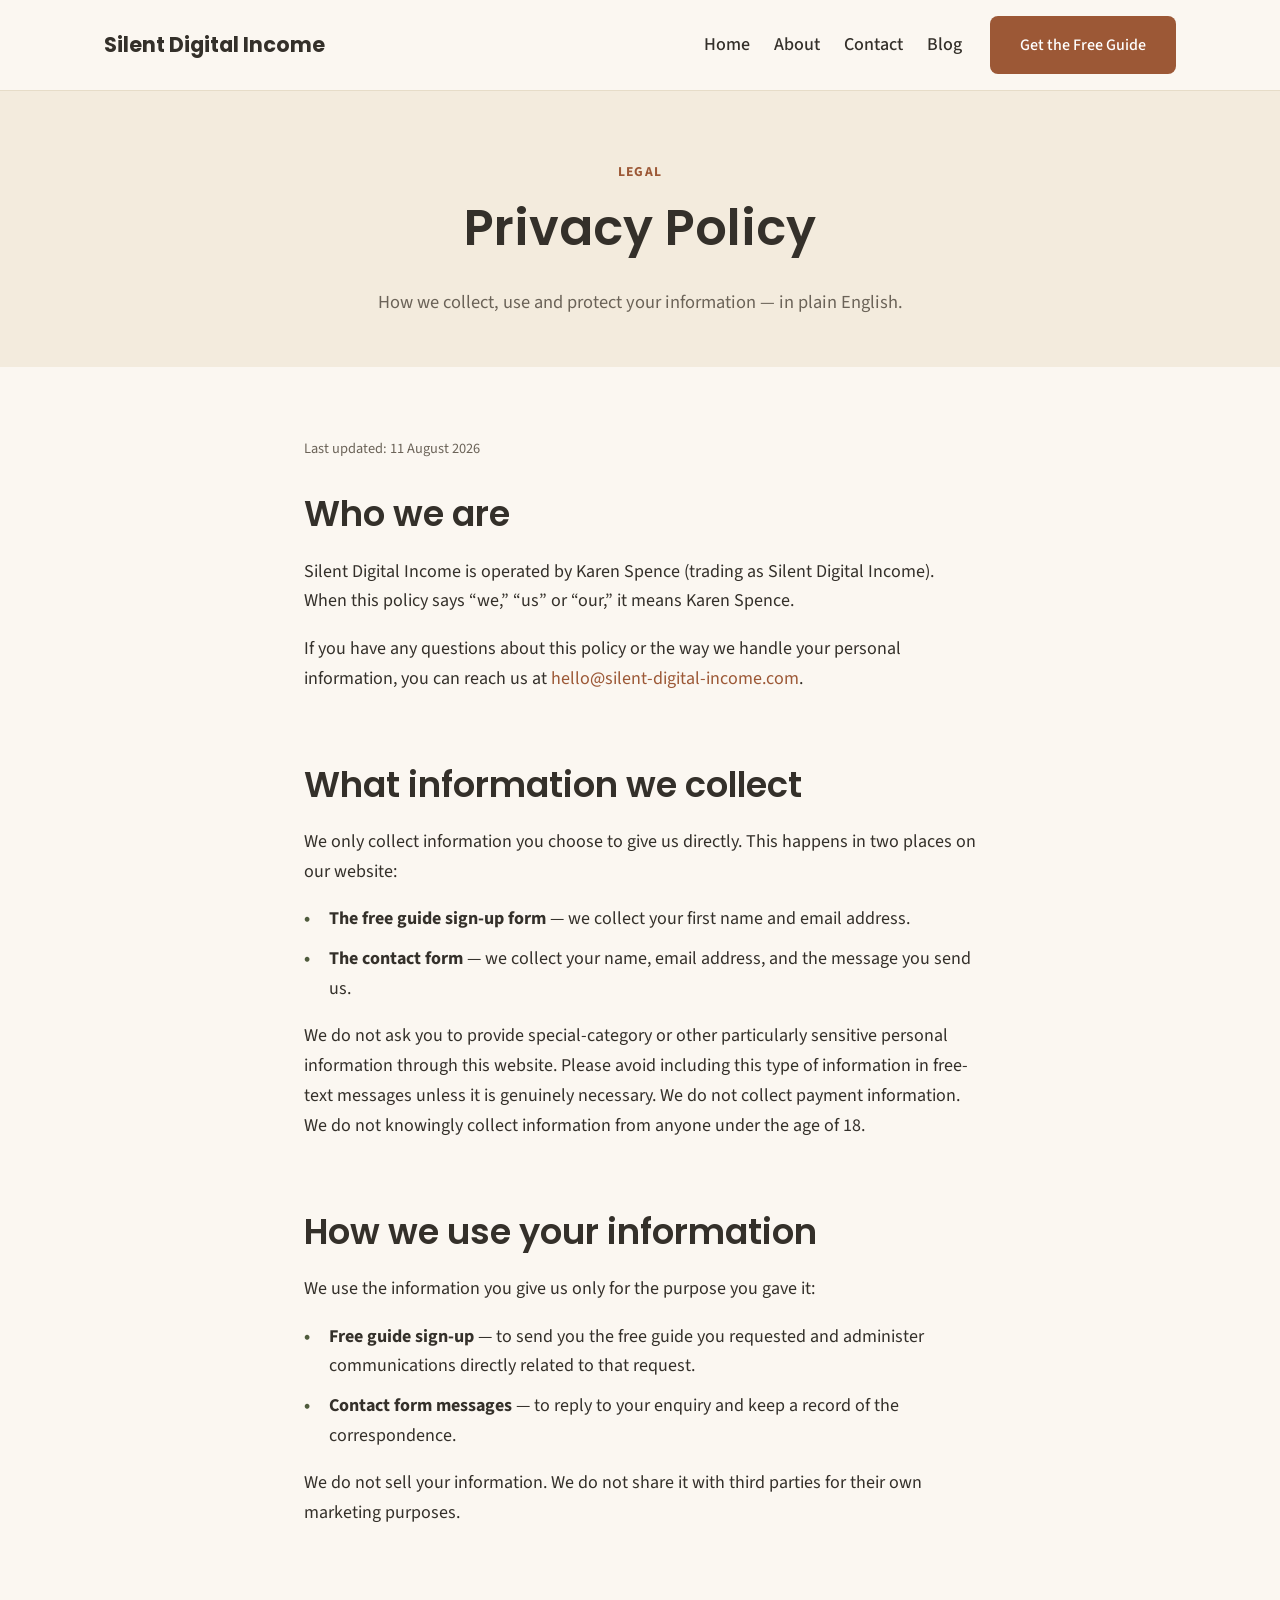
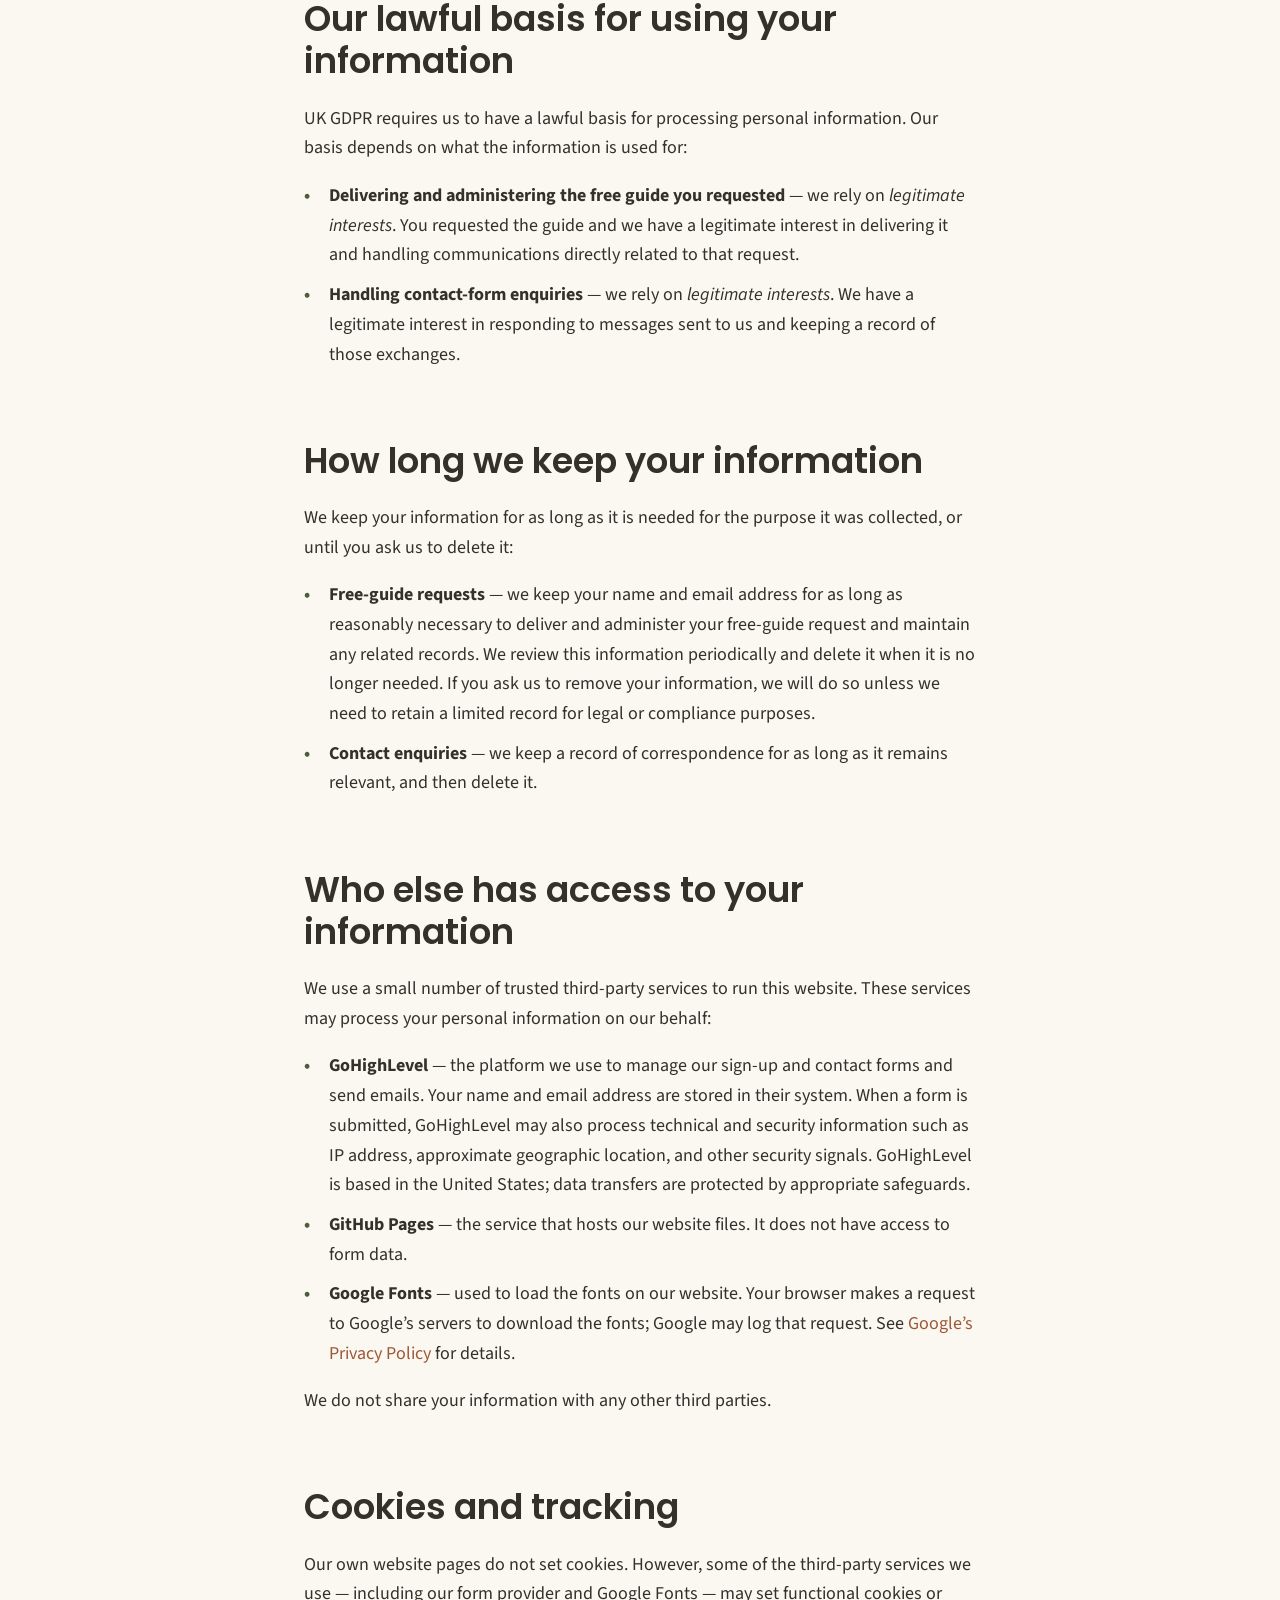
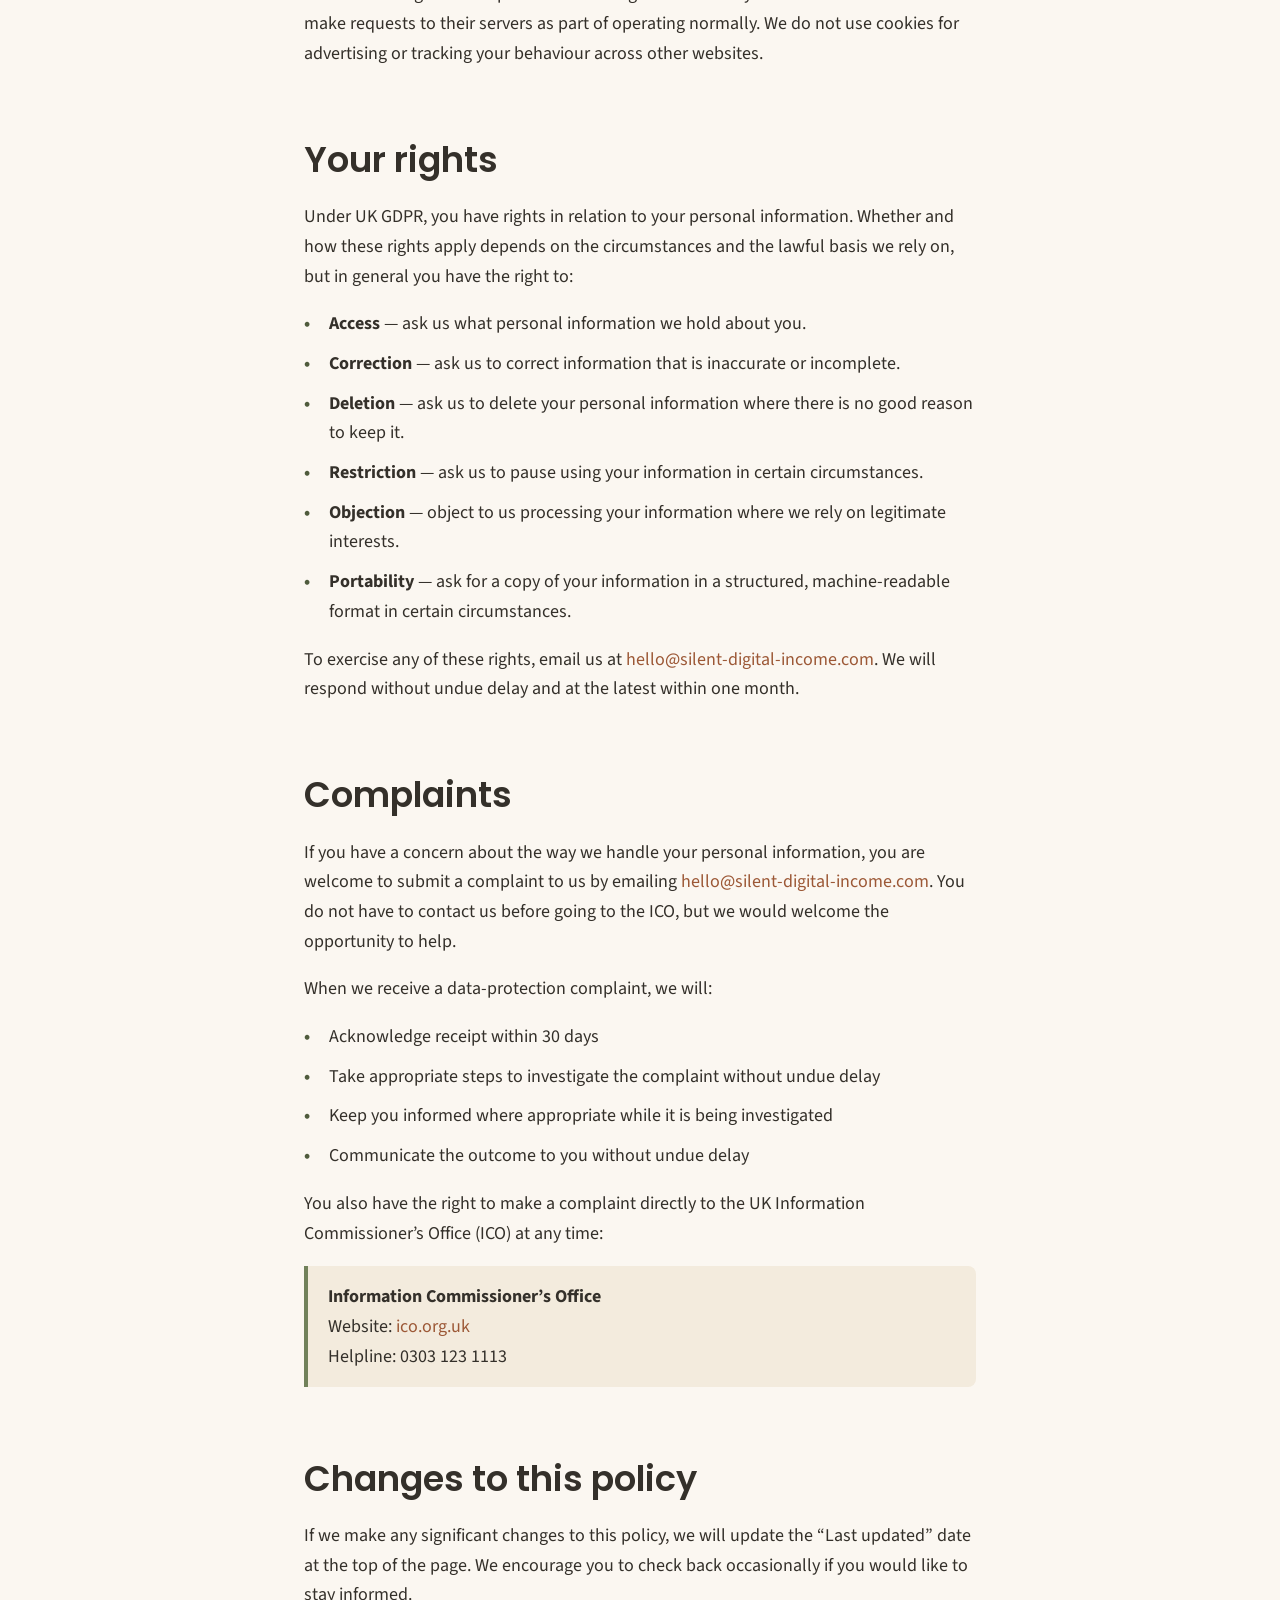
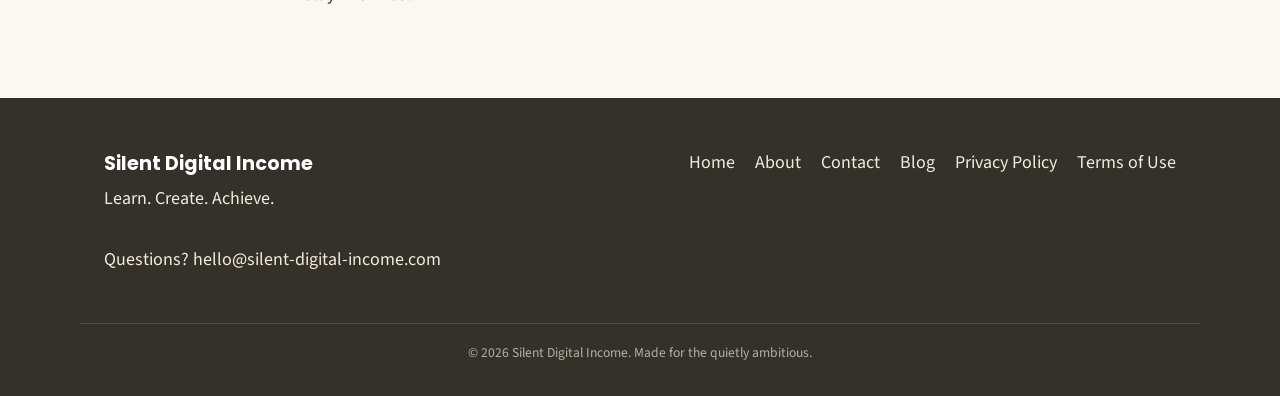
<file: privacy.html>
<!DOCTYPE html>
<html lang="en">
<head>
  <meta charset="UTF-8">
  <meta name="viewport" content="width=device-width, initial-scale=1.0">
  <title>Privacy Policy | Silent Digital Income</title>
  <meta name="description" content="How Silent Digital Income collects, uses and protects your personal information — explained in plain English.">
  <meta name="theme-color" content="#FBF7F1">
  <link rel="icon" type="image/svg+xml" href="assets/favicon.svg">
  <link rel="preconnect" href="https://fonts.googleapis.com">
  <link rel="preconnect" href="https://fonts.gstatic.com" crossorigin>
  <link href="https://fonts.googleapis.com/css2?family=Poppins:wght@600;700&family=Source+Sans+3:wght@400;600;700&display=swap" rel="stylesheet">
  <link rel="stylesheet" href="css/styles.css">
</head>
<body class="privacy-page">
  <a class="skip-link" href="#main">Skip to main content</a>

  <header class="site-header">
    <div class="container header-inner">
      <a href="index.html" class="logo">Silent Digital Income</a>
      <button class="nav-toggle" id="navToggle" aria-expanded="false" aria-controls="primaryNav">
        <span class="sr-only">Menu</span>
        <span class="nav-toggle-bar"></span>
        <span class="nav-toggle-bar"></span>
        <span class="nav-toggle-bar"></span>
      </button>
      <nav class="primary-nav" id="primaryNav">
        <ul>
          <li><a href="index.html">Home</a></li>
          <li><a href="about.html">About</a></li>
          <li><a href="contact.html">Contact</a></li>
          <li><a href="https://go.silent-digital-income.com/blog">Blog</a></li>
        </ul>
        <a class="btn btn-primary nav-cta" href="index.html#signup">Get the Free Guide</a>
      </nav>
    </div>
  </header>

  <main id="main">
    <section class="page-hero">
      <div class="container">
        <p class="eyebrow">Legal</p>
        <h1>Privacy Policy</h1>
        <p class="hero-subtitle">How we collect, use and protect your information &mdash; in plain English.</p>
      </div>
    </section>

    <section class="section">
      <div class="container narrow">

        <p class="privacy-meta">Last updated: 11 August 2026</p>

        <h2>Who we are</h2>
        <p>Silent Digital Income is operated by Karen Spence (trading as Silent Digital Income). When this policy says &ldquo;we,&rdquo; &ldquo;us&rdquo; or &ldquo;our,&rdquo; it means Karen Spence.</p>
        <p>If you have any questions about this policy or the way we handle your personal information, you can reach us at <a href="mailto:hello@silent-digital-income.com">hello@silent-digital-income.com</a>.</p>

        <h2>What information we collect</h2>
        <p>We only collect information you choose to give us directly. This happens in two places on our website:</p>
        <ul class="privacy-list">
          <li><strong>The free guide sign-up form</strong> &mdash; we collect your first name and email address.</li>
          <li><strong>The contact form</strong> &mdash; we collect your name, email address, and the message you send us.</li>
        </ul>
        <p>We do not ask you to provide special-category or other particularly sensitive personal information through this website. Please avoid including this type of information in free-text messages unless it is genuinely necessary. We do not collect payment information. We do not knowingly collect information from anyone under the age of 18.</p>

        <h2>How we use your information</h2>
        <p>We use the information you give us only for the purpose you gave it:</p>
        <ul class="privacy-list">
          <li><strong>Free guide sign-up</strong> &mdash; to send you the free guide you requested and administer communications directly related to that request.</li>
          <li><strong>Contact form messages</strong> &mdash; to reply to your enquiry and keep a record of the correspondence.</li>
        </ul>
        <p>We do not sell your information. We do not share it with third parties for their own marketing purposes.</p>

        <h2>Our lawful basis for using your information</h2>
        <p>UK GDPR requires us to have a lawful basis for processing personal information. Our basis depends on what the information is used for:</p>
        <ul class="privacy-list">
          <li><strong>Delivering and administering the free guide you requested</strong> &mdash; we rely on <em>legitimate interests</em>. You requested the guide and we have a legitimate interest in delivering it and handling communications directly related to that request.</li>
          <li><strong>Handling contact-form enquiries</strong> &mdash; we rely on <em>legitimate interests</em>. We have a legitimate interest in responding to messages sent to us and keeping a record of those exchanges.</li>
        </ul>

        <h2>How long we keep your information</h2>
        <p>We keep your information for as long as it is needed for the purpose it was collected, or until you ask us to delete it:</p>
        <ul class="privacy-list">
          <li><strong>Free-guide requests</strong> &mdash; we keep your name and email address for as long as reasonably necessary to deliver and administer your free-guide request and maintain any related records. We review this information periodically and delete it when it is no longer needed. If you ask us to remove your information, we will do so unless we need to retain a limited record for legal or compliance purposes.</li>
          <li><strong>Contact enquiries</strong> &mdash; we keep a record of correspondence for as long as it remains relevant, and then delete it.</li>
        </ul>

        <h2>Who else has access to your information</h2>
        <p>We use a small number of trusted third-party services to run this website. These services may process your personal information on our behalf:</p>
        <ul class="privacy-list">
          <li><strong>GoHighLevel</strong> &mdash; the platform we use to manage our sign-up and contact forms and send emails. Your name and email address are stored in their system. When a form is submitted, GoHighLevel may also process technical and security information such as IP address, approximate geographic location, and other security signals. GoHighLevel is based in the United States; data transfers are protected by appropriate safeguards.</li>
          <li><strong>GitHub Pages</strong> &mdash; the service that hosts our website files. It does not have access to form data.</li>
          <li><strong>Google Fonts</strong> &mdash; used to load the fonts on our website. Your browser makes a request to Google&rsquo;s servers to download the fonts; Google may log that request. See <a href="https://policies.google.com/privacy" rel="noopener">Google&rsquo;s Privacy Policy</a> for details.</li>
        </ul>
        <p>We do not share your information with any other third parties.</p>

        <h2>Cookies and tracking</h2>
        <p>Our own website pages do not set cookies. However, some of the third-party services we use &mdash; including our form provider and Google Fonts &mdash; may set functional cookies or make requests to their servers as part of operating normally. We do not use cookies for advertising or tracking your behaviour across other websites.</p>

        <h2>Your rights</h2>
        <p>Under UK GDPR, you have rights in relation to your personal information. Whether and how these rights apply depends on the circumstances and the lawful basis we rely on, but in general you have the right to:</p>
        <ul class="privacy-list">
          <li><strong>Access</strong> &mdash; ask us what personal information we hold about you.</li>
          <li><strong>Correction</strong> &mdash; ask us to correct information that is inaccurate or incomplete.</li>
          <li><strong>Deletion</strong> &mdash; ask us to delete your personal information where there is no good reason to keep it.</li>
          <li><strong>Restriction</strong> &mdash; ask us to pause using your information in certain circumstances.</li>
          <li><strong>Objection</strong> &mdash; object to us processing your information where we rely on legitimate interests.</li>
          <li><strong>Portability</strong> &mdash; ask for a copy of your information in a structured, machine-readable format in certain circumstances.</li>
        </ul>
        <p>To exercise any of these rights, email us at <a href="mailto:hello@silent-digital-income.com">hello@silent-digital-income.com</a>. We will respond without undue delay and at the latest within one month.</p>

        <h2>Complaints</h2>
        <p>If you have a concern about the way we handle your personal information, you are welcome to submit a complaint to us by emailing <a href="mailto:hello@silent-digital-income.com">hello@silent-digital-income.com</a>. You do not have to contact us before going to the ICO, but we would welcome the opportunity to help.</p>
        <p>When we receive a data-protection complaint, we will:</p>
        <ul class="privacy-list">
          <li>Acknowledge receipt within 30 days</li>
          <li>Take appropriate steps to investigate the complaint without undue delay</li>
          <li>Keep you informed where appropriate while it is being investigated</li>
          <li>Communicate the outcome to you without undue delay</li>
        </ul>
        <p>You also have the right to make a complaint directly to the UK Information Commissioner&rsquo;s Office (ICO) at any time:</p>
        <div class="privacy-contact-block">
          <p><strong>Information Commissioner&rsquo;s Office</strong><br>
          Website: <a href="https://ico.org.uk" rel="noopener">ico.org.uk</a><br>
          Helpline: 0303 123 1113</p>
        </div>

        <h2>Changes to this policy</h2>
        <p>If we make any significant changes to this policy, we will update the &ldquo;Last updated&rdquo; date at the top of the page. We encourage you to check back occasionally if you would like to stay informed.</p>

      </div>
    </section>
  </main>

  <footer class="site-footer">
    <div class="container footer-inner">
      <div class="footer-brand">
        <p class="footer-logo">Silent Digital Income</p>
        <p class="footer-tagline">Learn. Create. Achieve.</p>
      </div>
      <nav class="footer-nav" aria-label="Footer">
        <a href="index.html">Home</a>
        <a href="about.html">About</a>
        <a href="contact.html">Contact</a>
        <a href="https://go.silent-digital-income.com/blog">Blog</a>
        <a href="privacy.html">Privacy Policy</a>
        <a href="terms.html">Terms of Use</a>
      </nav>
      <div class="footer-contact">
        <p>Questions? <a href="mailto:hello@silent-digital-income.com">hello@silent-digital-income.com</a></p>
      </div>
    </div>
    <div class="container footer-bottom">
      <p>&copy; <span id="year"></span> Silent Digital Income. Made for the quietly ambitious.</p>
    </div>
  </footer>

  <script src="js/main.js"></script>
</body>
</html>
</file>
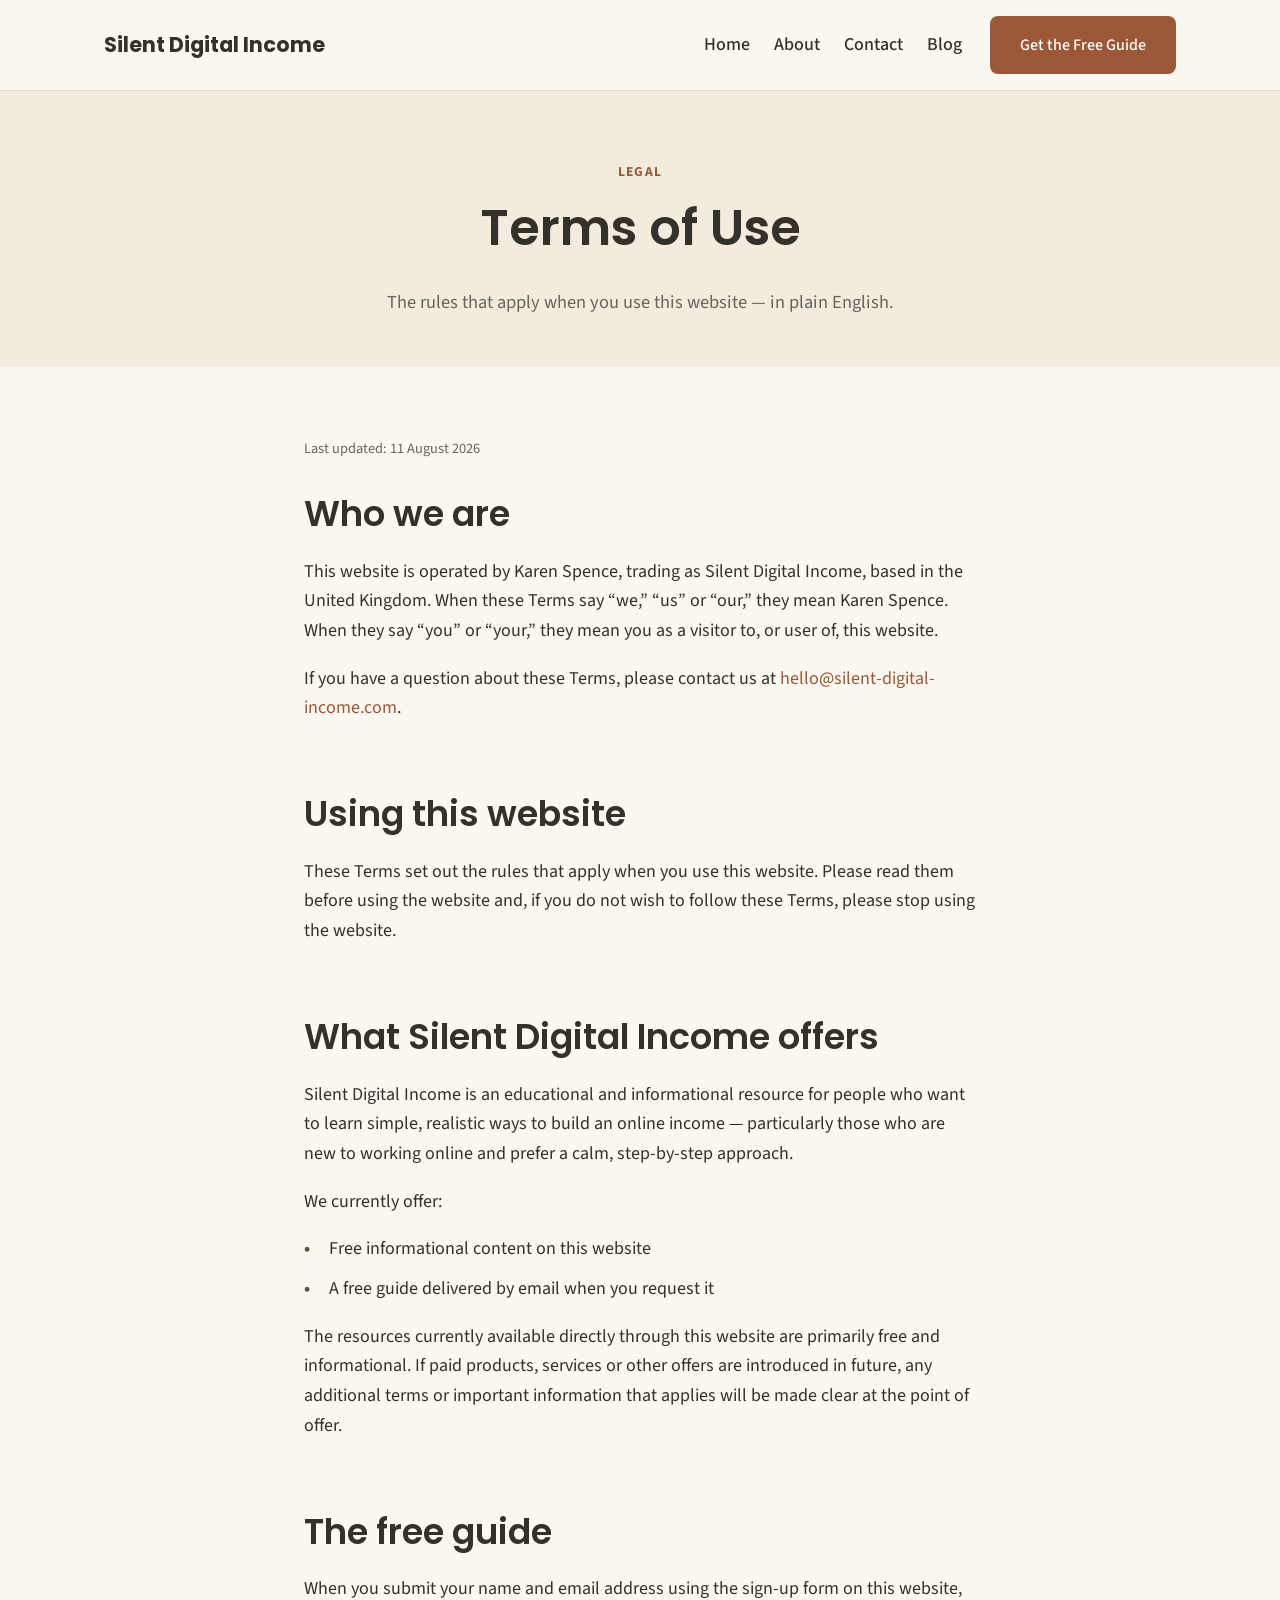
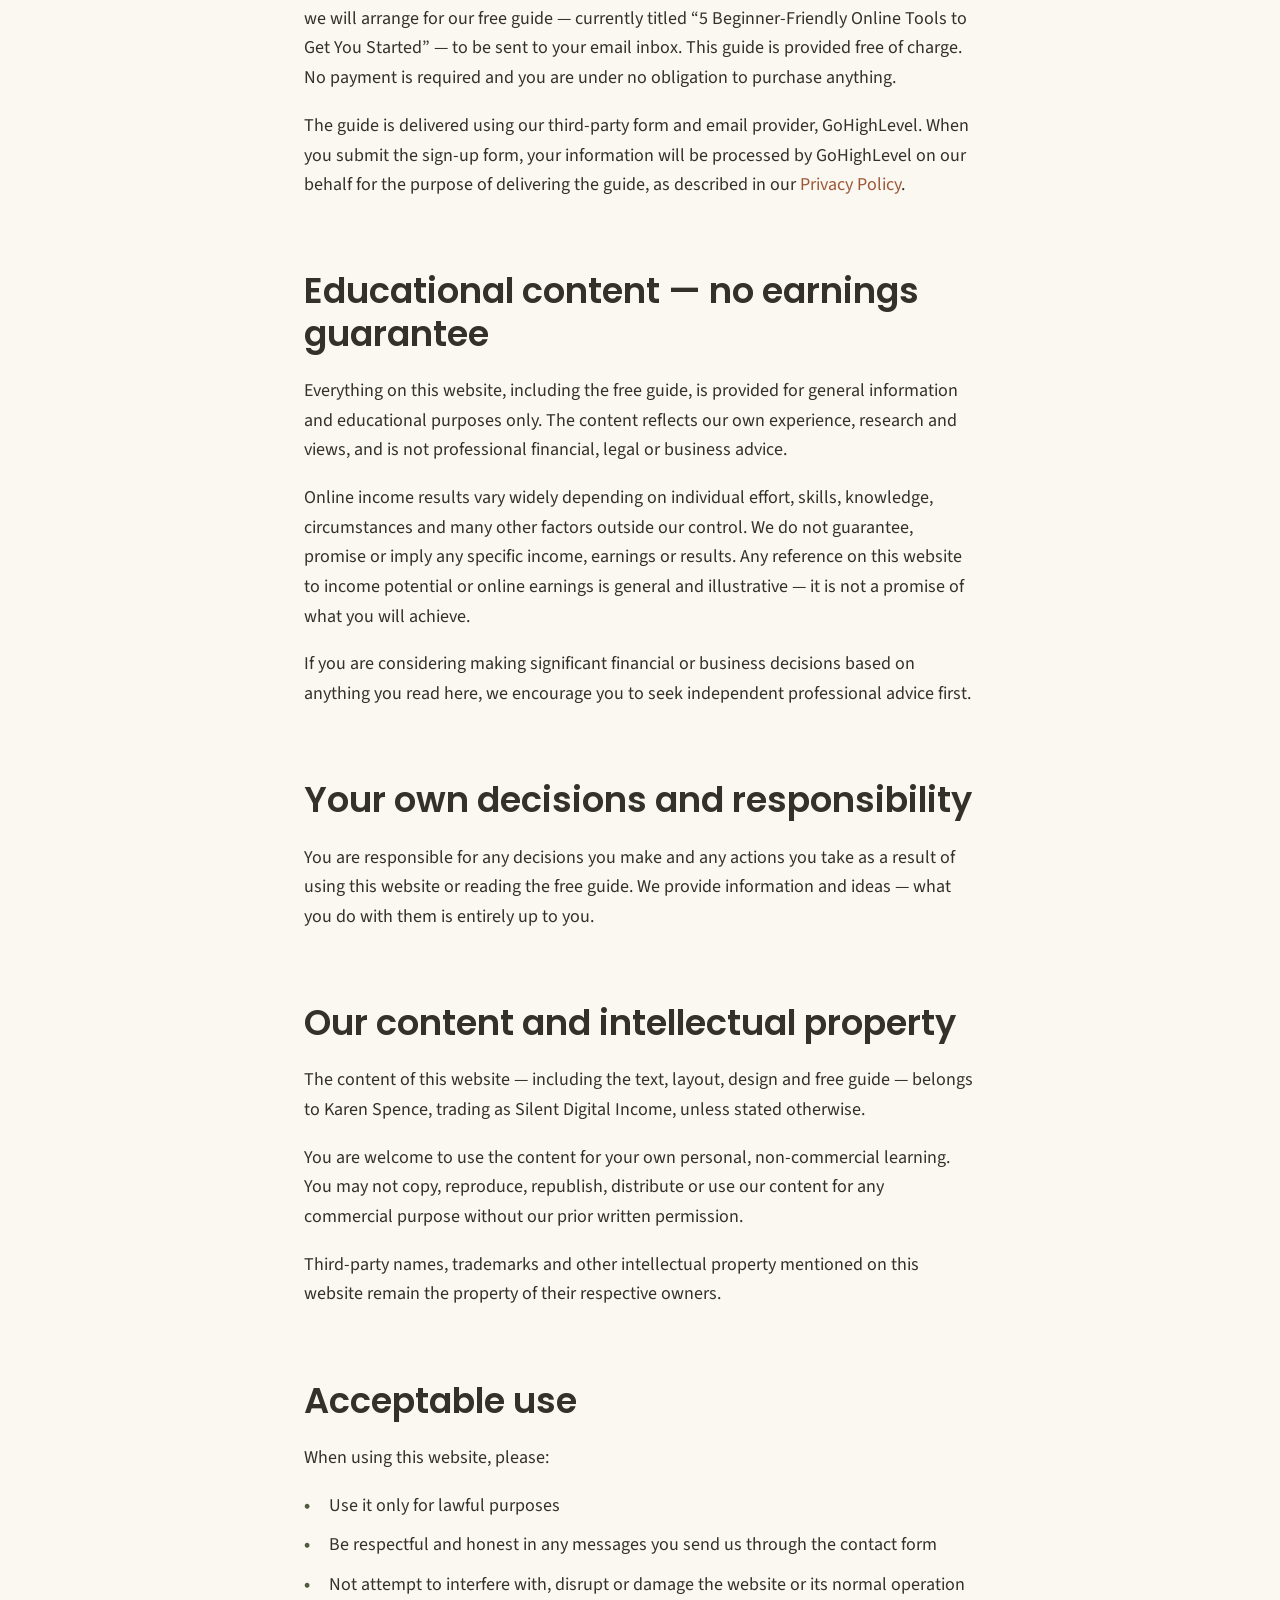
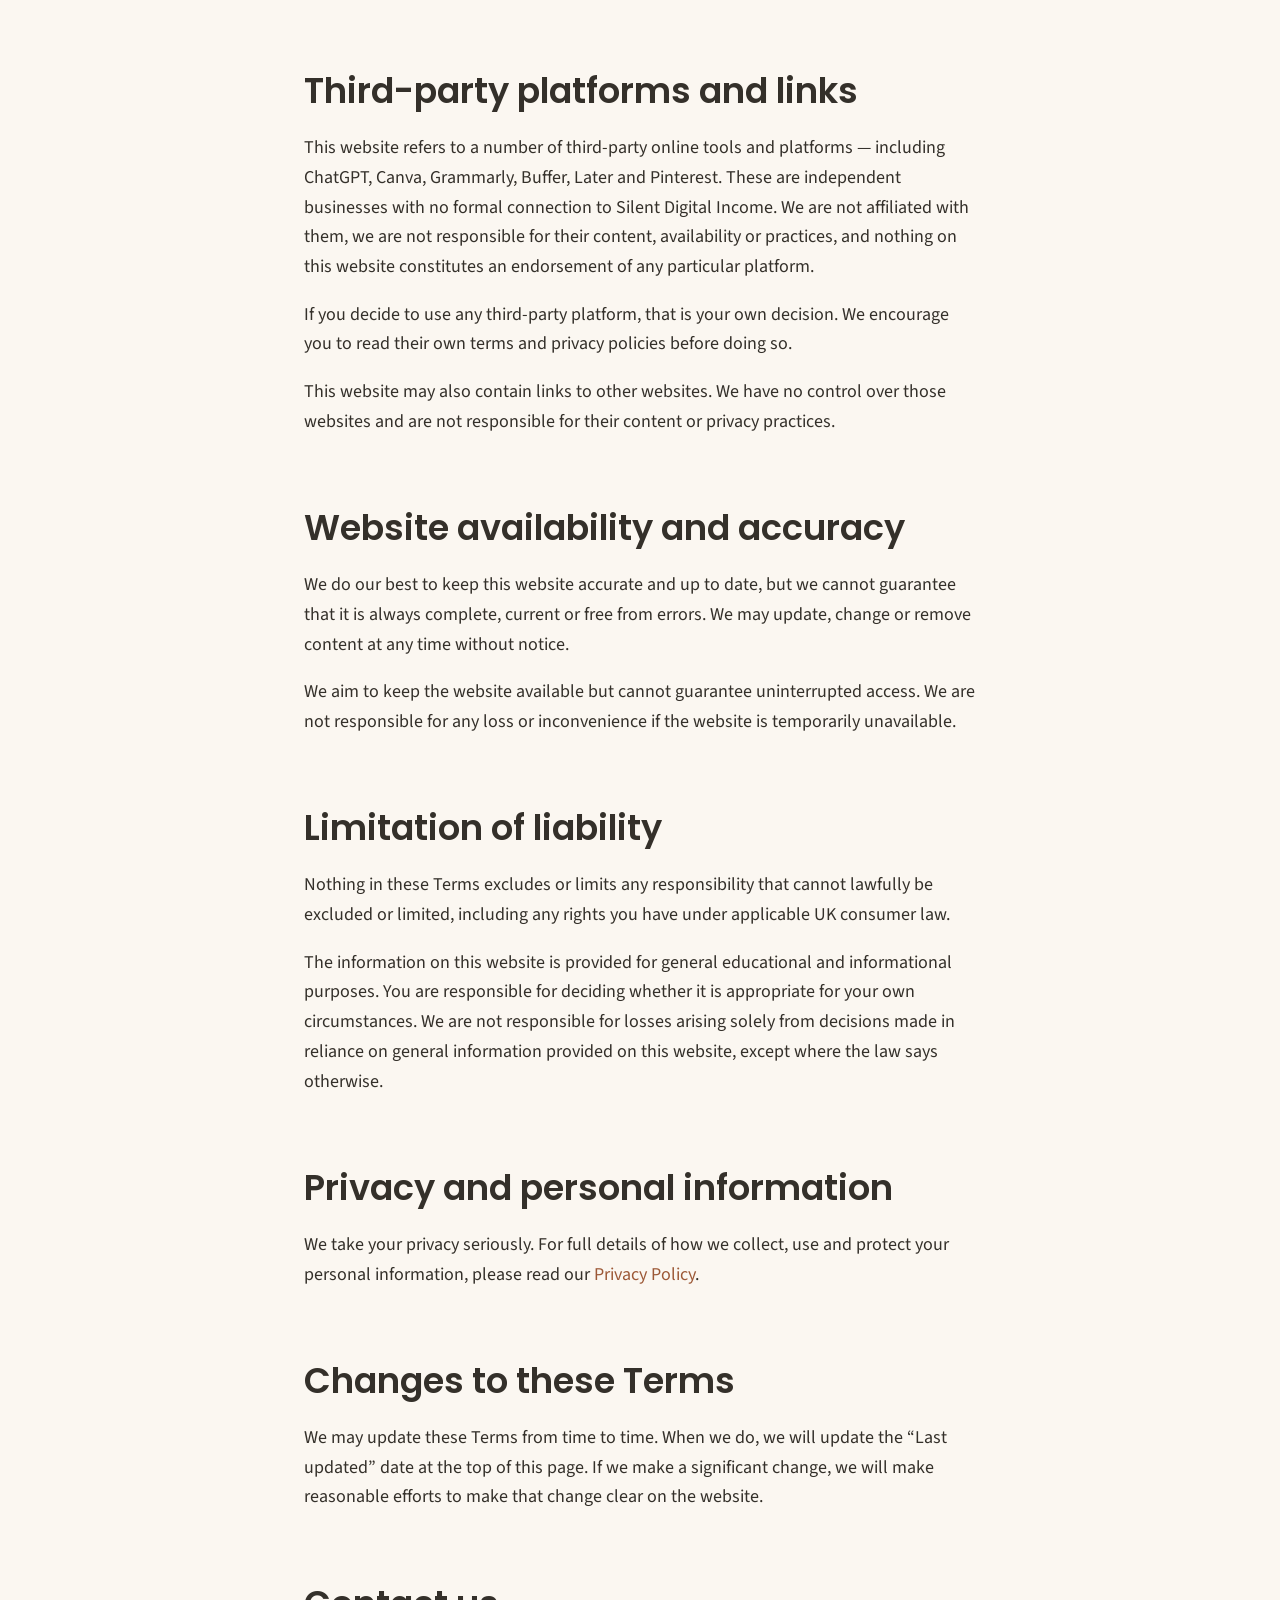
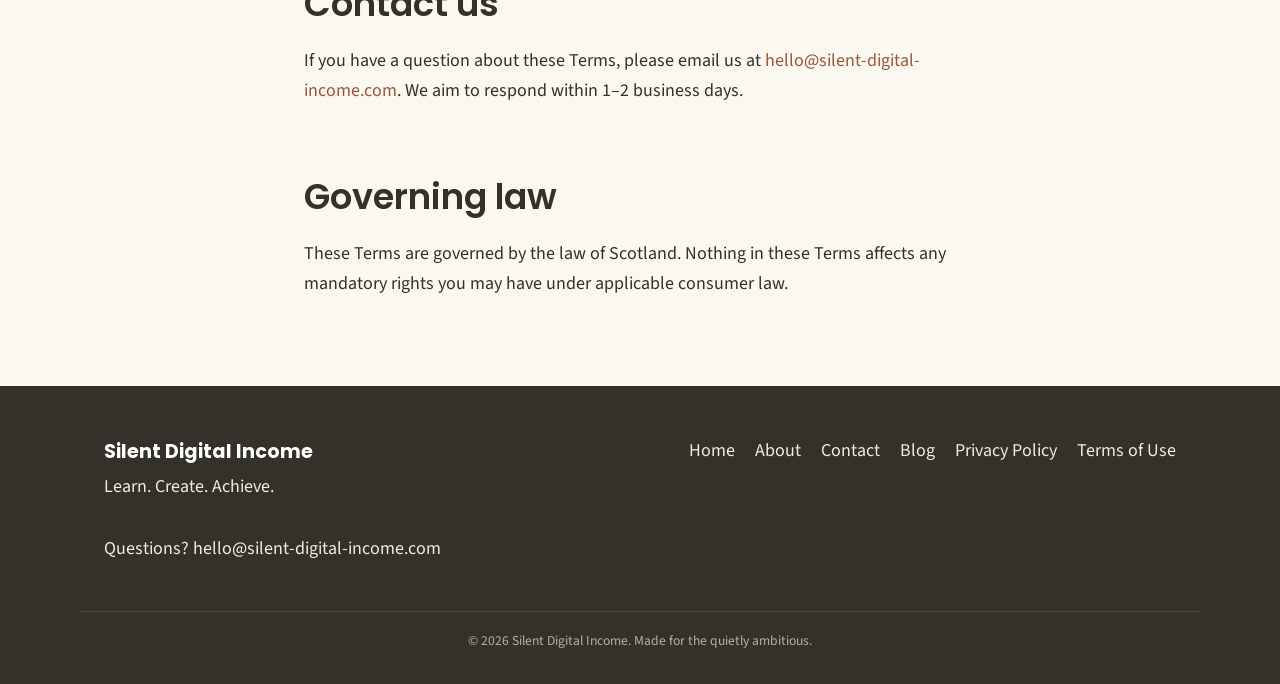
<file: terms.html>
<!DOCTYPE html>
<html lang="en">
<head>
  <meta charset="UTF-8">
  <meta name="viewport" content="width=device-width, initial-scale=1.0">
  <title>Terms of Use | Silent Digital Income</title>
  <meta name="description" content="The terms that apply when you use the Silent Digital Income website — explained in plain English.">
  <meta name="theme-color" content="#FBF7F1">
  <link rel="icon" type="image/svg+xml" href="assets/favicon.svg">
  <link rel="preconnect" href="https://fonts.googleapis.com">
  <link rel="preconnect" href="https://fonts.gstatic.com" crossorigin>
  <link href="https://fonts.googleapis.com/css2?family=Poppins:wght@600;700&family=Source+Sans+3:wght@400;600;700&display=swap" rel="stylesheet">
  <link rel="stylesheet" href="css/styles.css">
</head>
<body class="terms-page">
  <a class="skip-link" href="#main">Skip to main content</a>

  <header class="site-header">
    <div class="container header-inner">
      <a href="index.html" class="logo">Silent Digital Income</a>
      <button class="nav-toggle" id="navToggle" aria-expanded="false" aria-controls="primaryNav">
        <span class="sr-only">Menu</span>
        <span class="nav-toggle-bar"></span>
        <span class="nav-toggle-bar"></span>
        <span class="nav-toggle-bar"></span>
      </button>
      <nav class="primary-nav" id="primaryNav">
        <ul>
          <li><a href="index.html">Home</a></li>
          <li><a href="about.html">About</a></li>
          <li><a href="contact.html">Contact</a></li>
          <li><a href="https://go.silent-digital-income.com/blog">Blog</a></li>
        </ul>
        <a class="btn btn-primary nav-cta" href="index.html#signup">Get the Free Guide</a>
      </nav>
    </div>
  </header>

  <main id="main">
    <section class="page-hero">
      <div class="container">
        <p class="eyebrow">Legal</p>
        <h1>Terms of Use</h1>
        <p class="hero-subtitle">The rules that apply when you use this website &mdash; in plain English.</p>
      </div>
    </section>

    <section class="section">
      <div class="container narrow">

        <p class="privacy-meta">Last updated: 11 August 2026</p>

        <h2>Who we are</h2>
        <p>This website is operated by Karen Spence, trading as Silent Digital Income, based in the United Kingdom. When these Terms say &ldquo;we,&rdquo; &ldquo;us&rdquo; or &ldquo;our,&rdquo; they mean Karen Spence. When they say &ldquo;you&rdquo; or &ldquo;your,&rdquo; they mean you as a visitor to, or user of, this website.</p>
        <p>If you have a question about these Terms, please contact us at <a href="mailto:hello@silent-digital-income.com">hello@silent-digital-income.com</a>.</p>

        <h2>Using this website</h2>
        <p>These Terms set out the rules that apply when you use this website. Please read them before using the website and, if you do not wish to follow these Terms, please stop using the website.</p>

        <h2>What Silent Digital Income offers</h2>
        <p>Silent Digital Income is an educational and informational resource for people who want to learn simple, realistic ways to build an online income &mdash; particularly those who are new to working online and prefer a calm, step-by-step approach.</p>
        <p>We currently offer:</p>
        <ul class="privacy-list">
          <li>Free informational content on this website</li>
          <li>A free guide delivered by email when you request it</li>
        </ul>
        <p>The resources currently available directly through this website are primarily free and informational. If paid products, services or other offers are introduced in future, any additional terms or important information that applies will be made clear at the point of offer.</p>

        <h2>The free guide</h2>
        <p>When you submit your name and email address using the sign-up form on this website, we will arrange for our free guide &mdash; currently titled &ldquo;5 Beginner-Friendly Online Tools to Get You Started&rdquo; &mdash; to be sent to your email inbox. This guide is provided free of charge. No payment is required and you are under no obligation to purchase anything.</p>
        <p>The guide is delivered using our third-party form and email provider, GoHighLevel. When you submit the sign-up form, your information will be processed by GoHighLevel on our behalf for the purpose of delivering the guide, as described in our <a href="privacy.html">Privacy Policy</a>.</p>

        <h2>Educational content &mdash; no earnings guarantee</h2>
        <p>Everything on this website, including the free guide, is provided for general information and educational purposes only. The content reflects our own experience, research and views, and is not professional financial, legal or business advice.</p>
        <p>Online income results vary widely depending on individual effort, skills, knowledge, circumstances and many other factors outside our control. We do not guarantee, promise or imply any specific income, earnings or results. Any reference on this website to income potential or online earnings is general and illustrative &mdash; it is not a promise of what you will achieve.</p>
        <p>If you are considering making significant financial or business decisions based on anything you read here, we encourage you to seek independent professional advice first.</p>

        <h2>Your own decisions and responsibility</h2>
        <p>You are responsible for any decisions you make and any actions you take as a result of using this website or reading the free guide. We provide information and ideas &mdash; what you do with them is entirely up to you.</p>

        <h2>Our content and intellectual property</h2>
        <p>The content of this website &mdash; including the text, layout, design and free guide &mdash; belongs to Karen Spence, trading as Silent Digital Income, unless stated otherwise.</p>
        <p>You are welcome to use the content for your own personal, non-commercial learning. You may not copy, reproduce, republish, distribute or use our content for any commercial purpose without our prior written permission.</p>
        <p>Third-party names, trademarks and other intellectual property mentioned on this website remain the property of their respective owners.</p>

        <h2>Acceptable use</h2>
        <p>When using this website, please:</p>
        <ul class="privacy-list">
          <li>Use it only for lawful purposes</li>
          <li>Be respectful and honest in any messages you send us through the contact form</li>
          <li>Not attempt to interfere with, disrupt or damage the website or its normal operation</li>
        </ul>

        <h2>Third-party platforms and links</h2>
        <p>This website refers to a number of third-party online tools and platforms &mdash; including ChatGPT, Canva, Grammarly, Buffer, Later and Pinterest. These are independent businesses with no formal connection to Silent Digital Income. We are not affiliated with them, we are not responsible for their content, availability or practices, and nothing on this website constitutes an endorsement of any particular platform.</p>
        <p>If you decide to use any third-party platform, that is your own decision. We encourage you to read their own terms and privacy policies before doing so.</p>
        <p>This website may also contain links to other websites. We have no control over those websites and are not responsible for their content or privacy practices.</p>

        <h2>Website availability and accuracy</h2>
        <p>We do our best to keep this website accurate and up to date, but we cannot guarantee that it is always complete, current or free from errors. We may update, change or remove content at any time without notice.</p>
        <p>We aim to keep the website available but cannot guarantee uninterrupted access. We are not responsible for any loss or inconvenience if the website is temporarily unavailable.</p>

        <h2>Limitation of liability</h2>
        <p>Nothing in these Terms excludes or limits any responsibility that cannot lawfully be excluded or limited, including any rights you have under applicable UK consumer law.</p>
        <p>The information on this website is provided for general educational and informational purposes. You are responsible for deciding whether it is appropriate for your own circumstances. We are not responsible for losses arising solely from decisions made in reliance on general information provided on this website, except where the law says otherwise.</p>

        <h2>Privacy and personal information</h2>
        <p>We take your privacy seriously. For full details of how we collect, use and protect your personal information, please read our <a href="privacy.html">Privacy Policy</a>.</p>

        <h2>Changes to these Terms</h2>
        <p>We may update these Terms from time to time. When we do, we will update the &ldquo;Last updated&rdquo; date at the top of this page. If we make a significant change, we will make reasonable efforts to make that change clear on the website.</p>

        <h2>Contact us</h2>
        <p>If you have a question about these Terms, please email us at <a href="mailto:hello@silent-digital-income.com">hello@silent-digital-income.com</a>. We aim to respond within 1&ndash;2 business days.</p>

        <h2>Governing law</h2>
        <p>These Terms are governed by the law of Scotland. Nothing in these Terms affects any mandatory rights you may have under applicable consumer law.</p>

      </div>
    </section>
  </main>

  <footer class="site-footer">
    <div class="container footer-inner">
      <div class="footer-brand">
        <p class="footer-logo">Silent Digital Income</p>
        <p class="footer-tagline">Learn. Create. Achieve.</p>
      </div>
      <nav class="footer-nav" aria-label="Footer">
        <a href="index.html">Home</a>
        <a href="about.html">About</a>
        <a href="contact.html">Contact</a>
        <a href="https://go.silent-digital-income.com/blog">Blog</a>
        <a href="privacy.html">Privacy Policy</a>
        <a href="terms.html">Terms of Use</a>
      </nav>
      <div class="footer-contact">
        <p>Questions? <a href="mailto:hello@silent-digital-income.com">hello@silent-digital-income.com</a></p>
      </div>
    </div>
    <div class="container footer-bottom">
      <p>&copy; <span id="year"></span> Silent Digital Income. Made for the quietly ambitious.</p>
    </div>
  </footer>

  <script src="js/main.js"></script>
</body>
</html>
</file>
<file: css/styles.css>
:root {
  --color-bg: #FBF7F1;
  --color-bg-soft: #F3EBDD;
  --color-surface: #FFFFFF;
  --color-ink: #34302A;
  --color-ink-soft: #6B6358;
  --color-primary: #9C5836;
  --color-primary-dark: #7C4528;
  --color-secondary: #71815A;
  --color-secondary-soft: #E4E8D9;
  --color-secondary-dark: #4F5B3D;
  --color-border: #E6DCC8;
  --font-heading: 'Poppins', 'Segoe UI', system-ui, sans-serif;
  --font-body: 'Source Sans 3', 'Segoe UI', system-ui, sans-serif;
  --radius-sm: 8px;
  --radius-md: 14px;
  --shadow-soft: 0 12px 30px rgba(52, 48, 42, 0.08);
  --max-width: 1120px;
}

* { box-sizing: border-box; }

html { scroll-behavior: smooth; }

body {
  margin: 0;
  font-family: var(--font-body);
  background: var(--color-bg);
  color: var(--color-ink);
  font-size: 18px;
  line-height: 1.65;
  -webkit-font-smoothing: antialiased;
}

img { max-width: 100%; display: block; }

a { color: var(--color-primary); text-decoration: none; }
a:hover { text-decoration: underline; }

h1, h2, h3 {
  font-family: var(--font-heading);
  color: var(--color-ink);
  line-height: 1.2;
  margin: 0 0 0.6em;
  font-weight: 600;
}
h1 { font-size: clamp(2.1rem, 5vw, 3.1rem); }
h2 { font-size: clamp(1.6rem, 3.4vw, 2.2rem); }
h3 { font-size: 1.25rem; }
p { margin: 0 0 1em; }
ul { margin: 0; padding: 0; }

.container {
  width: 100%;
  max-width: var(--max-width);
  margin: 0 auto;
  padding: 0 24px;
}

.sr-only {
  position: absolute;
  width: 1px;
  height: 1px;
  padding: 0;
  margin: -1px;
  overflow: hidden;
  clip: rect(0, 0, 0, 0);
  white-space: nowrap;
  border: 0;
}

.skip-link {
  position: absolute;
  left: -999px;
  top: 0;
  background: var(--color-ink);
  color: #fff;
  padding: 10px 16px;
  border-radius: 0 0 8px 0;
  z-index: 1000;
}
.skip-link:focus { left: 0; }

:focus-visible {
  outline: 3px solid var(--color-primary-dark);
  outline-offset: 2px;
}

button { font-family: inherit; }

/* Buttons */
.btn {
  display: inline-block;
  padding: 14px 28px;
  border-radius: var(--radius-sm);
  font-weight: 600;
  font-size: 1rem;
  cursor: pointer;
  border: 2px solid transparent;
  transition: transform .15s ease, background-color .15s ease, color .15s ease;
  text-decoration: none;
}
.btn:hover { text-decoration: none; transform: translateY(-1px); }
.btn-primary { background: var(--color-primary); color: #fff; }
.btn-primary:hover { background: var(--color-primary-dark); }
.btn-secondary { background: transparent; border-color: var(--color-ink); color: var(--color-ink); }
.btn-secondary:hover { background: var(--color-ink); color: #fff; }
.btn-block { width: 100%; text-align: center; }

/* Header / Nav */
.site-header {
  position: sticky;
  top: 0;
  background: rgba(251, 247, 241, 0.92);
  backdrop-filter: blur(6px);
  border-bottom: 1px solid var(--color-border);
  z-index: 500;
}
.header-inner {
  display: flex;
  align-items: center;
  justify-content: space-between;
  padding: 16px 24px;
  gap: 16px;
  position: relative;
}
.logo {
  font-family: var(--font-heading);
  font-weight: 700;
  font-size: 1.3rem;
  color: var(--color-ink);
}
.logo:hover { text-decoration: none; }
.primary-nav { display: flex; align-items: center; gap: 28px; }
.primary-nav ul { display: flex; gap: 24px; list-style: none; }
.primary-nav a { color: var(--color-ink); font-weight: 500; }
.primary-nav a[aria-current="page"] { color: var(--color-primary); }
.nav-cta { white-space: nowrap; }
.primary-nav a.nav-cta { color: #fff; }
.nav-toggle {
  display: none;
  flex-direction: column;
  justify-content: center;
  gap: 5px;
  width: 40px;
  height: 36px;
  background: none;
  border: none;
  cursor: pointer;
  padding: 6px;
}
.nav-toggle-bar { display: block; height: 3px; width: 100%; background: var(--color-ink); border-radius: 2px; }

@media (max-width: 860px) {
  .nav-toggle { display: flex; }
  .primary-nav {
    display: none;
    position: absolute;
    top: 100%;
    left: 0;
    right: 0;
    background: var(--color-surface);
    flex-direction: column;
    align-items: stretch;
    gap: 0;
    padding: 12px 24px 24px;
    border-bottom: 1px solid var(--color-border);
    box-shadow: var(--shadow-soft);
  }
  .primary-nav.is-open { display: flex; }
  .primary-nav ul { flex-direction: column; gap: 0; }
  .primary-nav li { border-top: 1px solid var(--color-border); }
  .primary-nav li:first-child { border-top: none; }
  .primary-nav a { display: block; padding: 14px 4px; }
  .nav-cta { margin-top: 12px; text-align: center; }
}

/* Hero */
.hero {
  padding: 80px 0 70px;
  text-align: center;
  background: linear-gradient(180deg, var(--color-bg) 0%, var(--color-bg-soft) 100%);
}
.hero-inner { max-width: 760px; margin: 0 auto; }
.eyebrow {
  text-transform: uppercase;
  letter-spacing: .08em;
  font-size: .85rem;
  font-weight: 700;
  color: var(--color-primary);
  margin-bottom: 14px;
}
.hero-subtitle {
  font-size: 1.15rem;
  color: var(--color-ink-soft);
  max-width: 620px;
  margin: 0 auto 28px;
}
.hero-actions { display: flex; justify-content: center; gap: 16px; flex-wrap: wrap; margin-bottom: 34px; }
.hero-trust {
  display: flex;
  justify-content: center;
  gap: 28px;
  flex-wrap: wrap;
  list-style: none;
  color: var(--color-ink-soft);
  font-size: .95rem;
}
.hero-trust li { display: flex; align-items: center; gap: 8px; }
.hero-trust li::before { content: "\2713"; color: var(--color-secondary-dark); font-weight: 700; }

/* Page hero (About / Contact) */
.page-hero { padding: 70px 0 50px; text-align: center; background: var(--color-bg-soft); }
.page-hero .hero-subtitle { margin: 0 auto; }

/* Generic sections */
.section { padding: 70px 0; }
.bg-soft { background: var(--color-bg-soft); }
.text-center { text-align: center; }
.section-intro { max-width: 680px; color: var(--color-ink-soft); font-size: 1.05rem; margin-left: auto; margin-right: auto; }
.narrow { max-width: 720px; }
.section-cta { margin-top: 10px; font-weight: 600; }

/* Pillars (Learn / Create / Achieve) */
.pillars {
  display: grid;
  grid-template-columns: repeat(3, 1fr);
  gap: 28px;
  margin: 40px 0;
  text-align: left;
}
.pillar {
  background: var(--color-surface);
  border: 1px solid var(--color-border);
  border-radius: var(--radius-md);
  padding: 28px;
  box-shadow: var(--shadow-soft);
}
.pillar-number {
  display: inline-flex;
  align-items: center;
  justify-content: center;
  width: 36px;
  height: 36px;
  border-radius: 50%;
  background: var(--color-secondary-soft);
  color: var(--color-secondary-dark);
  font-weight: 700;
  margin-bottom: 14px;
}
@media (max-width: 760px) {
  .pillars { grid-template-columns: 1fr; }
}

/* Signup section */
.signup-section {
    background: var(--color-bg-soft);
    padding-bottom: 30px;
}
.signup-inner {
  display: grid;
  grid-template-columns: 1.1fr 1fr;
  gap: 48px;
  align-items: center;
  text-align: left;
}
.signup-subhead { font-weight: 700; color: var(--color-primary); font-size: 1.05rem; margin-bottom: .6em; }
@media (max-width: 860px) {
  .signup-inner { grid-template-columns: 1fr; }
}
.signup-form-embed { width: 100%; min-height: 220px; }
.contact-form-embed { width: 100%; min-height: 669px; }

/* Forms */
.signup-form, .contact-form {
  background: var(--color-surface);
  border: 1px solid var(--color-border);
  border-radius: var(--radius-md);
  padding: 32px;
  box-shadow: var(--shadow-soft);
}
.form-row { margin-bottom: 18px; display: flex; flex-direction: column; gap: 6px; }
label { font-weight: 600; font-size: .95rem; }
.required { color: var(--color-primary); }
input, select, textarea {
  font: inherit;
  padding: 12px 14px;
  border: 1px solid var(--color-border);
  border-radius: var(--radius-sm);
  background: var(--color-bg);
  color: var(--color-ink);
  width: 100%;
}
input:focus, select:focus, textarea:focus {
  outline: none;
  border-color: var(--color-primary);
  box-shadow: 0 0 0 3px rgba(156, 88, 54, 0.18);
}
.form-note { font-size: .85rem; color: var(--color-ink-soft); margin-top: 14px; text-align: center; }
.form-feedback { min-height: 1.4em; font-weight: 600; color: var(--color-secondary-dark); margin-top: 10px; text-align: center; }
.form-feedback.error { color: #9C3B2E; }

/* Contact layout */
.contact-inner { display: grid; grid-template-columns: 1.3fr 1fr; gap: 48px; align-items: start; }
.contact-info { background: var(--color-bg-soft); border-radius: var(--radius-md); padding: 28px; }
.contact-info p { margin-bottom: 20px; }
@media (max-width: 860px) {
  .contact-inner { grid-template-columns: 1fr; }
}

/* Fit grid (About: who this is for) */
.fit-grid { display: grid; grid-template-columns: 1fr 1fr; gap: 24px; margin-top: 24px; }
.fit-card { background: var(--color-surface); border: 1px solid var(--color-border); border-radius: var(--radius-md); padding: 24px; }
.fit-card ul { list-style: none; display: flex; flex-direction: column; gap: 10px; }
.fit-card li { padding-left: 1.2em; position: relative; }
.fit-card li::before { content: "\2022"; color: var(--color-secondary-dark); font-weight: 700; position: absolute; left: 0; }
@media (max-width: 760px) {
  .fit-grid { grid-template-columns: 1fr; }
}

/* Idea preview card */
.idea-card {
  max-width: 720px;
  margin: 0 auto;
  background: var(--color-surface);
  border: 1px solid var(--color-border);
  border-radius: var(--radius-md);
  padding: 32px;
  box-shadow: var(--shadow-soft);
  text-align: center;
}

/* Founder signature */
.founder-signature {
  display: flex;
  align-items: center;
  gap: 16px;
  margin-top: 28px;
}
.founder-avatar {
  width: 56px;
  height: 56px;
  border-radius: 50%;
  background: var(--color-secondary-soft);
  color: var(--color-secondary-dark);
  display: flex;
  align-items: center;
  justify-content: center;
  font-family: var(--font-heading);
  font-weight: 700;
  flex-shrink: 0;
}
.founder-name { margin: 0; font-weight: 700; }
.founder-role { margin: 0; color: var(--color-ink-soft); font-size: .95rem; }

/* FAQ accordion */
.faq-list { display: flex; flex-direction: column; gap: 14px; margin-top: 24px; }
.faq-item {
  background: var(--color-surface);
  border: 1px solid var(--color-border);
  border-radius: var(--radius-md);
  padding: 4px 24px;
}
.faq-item summary {
  cursor: pointer;
  font-family: var(--font-heading);
  font-weight: 600;
  padding: 16px 28px 16px 0;
  list-style: none;
  position: relative;
}
.faq-item summary::-webkit-details-marker { display: none; }
.faq-item summary::after {
  content: "+";
  position: absolute;
  right: 0;
  top: 14px;
  font-size: 1.4rem;
  color: var(--color-primary);
}
.faq-item[open] summary::after { content: "\2212"; }
.faq-item p { margin: 0 0 18px; color: var(--color-ink-soft); }

/* CTA banner */
.cta-banner { background: var(--color-ink); color: var(--color-bg-soft); text-align: center; }
.cta-banner h2 { color: #fff; }
.cta-banner p { color: var(--color-bg-soft); }

/* Privacy policy */
.privacy-meta { font-size: .9rem; color: var(--color-ink-soft); margin-bottom: 32px; }
.privacy-list { list-style: none; display: flex; flex-direction: column; gap: 10px; margin: 0 0 1em; padding: 0; }
.privacy-list li { padding-left: 1.4em; position: relative; }
.privacy-list li::before { content: "\2022"; color: var(--color-secondary-dark); font-weight: 700; position: absolute; left: 0; }
.privacy-contact-block { background: var(--color-bg-soft); border-left: 4px solid var(--color-secondary); border-radius: 0 var(--radius-sm) var(--radius-sm) 0; padding: 16px 20px; margin: 16px 0; }
.privacy-contact-block p { margin: 0; }
.privacy-page .container.narrow h2 { margin-top: 2em; }
.privacy-page .container.narrow h2:first-of-type { margin-top: 0; }
.terms-page .container.narrow h2 { margin-top: 2em; }
.terms-page .container.narrow h2:first-of-type { margin-top: 0; }

/* Footer */
.site-footer { background: var(--color-ink); color: var(--color-bg-soft); padding-top: 50px; }
.footer-inner {
  display: flex;
  flex-wrap: wrap;
  justify-content: space-between;
  gap: 32px;
  padding-bottom: 30px;
  border-bottom: 1px solid rgba(255, 255, 255, 0.12);
}
.footer-logo { font-family: var(--font-heading); font-weight: 700; font-size: 1.2rem; color: #fff; margin-bottom: 4px; }
.footer-tagline { color: var(--color-bg-soft); margin: 0; }
.footer-nav { display: flex; gap: 20px; flex-wrap: wrap; }
.footer-nav a, .footer-contact a { color: var(--color-bg-soft); }
.footer-nav a:hover, .footer-contact a:hover { color: #fff; }
.footer-bottom { padding: 18px 24px; text-align: center; font-size: .85rem; color: #B7AFA2; }
</file>
